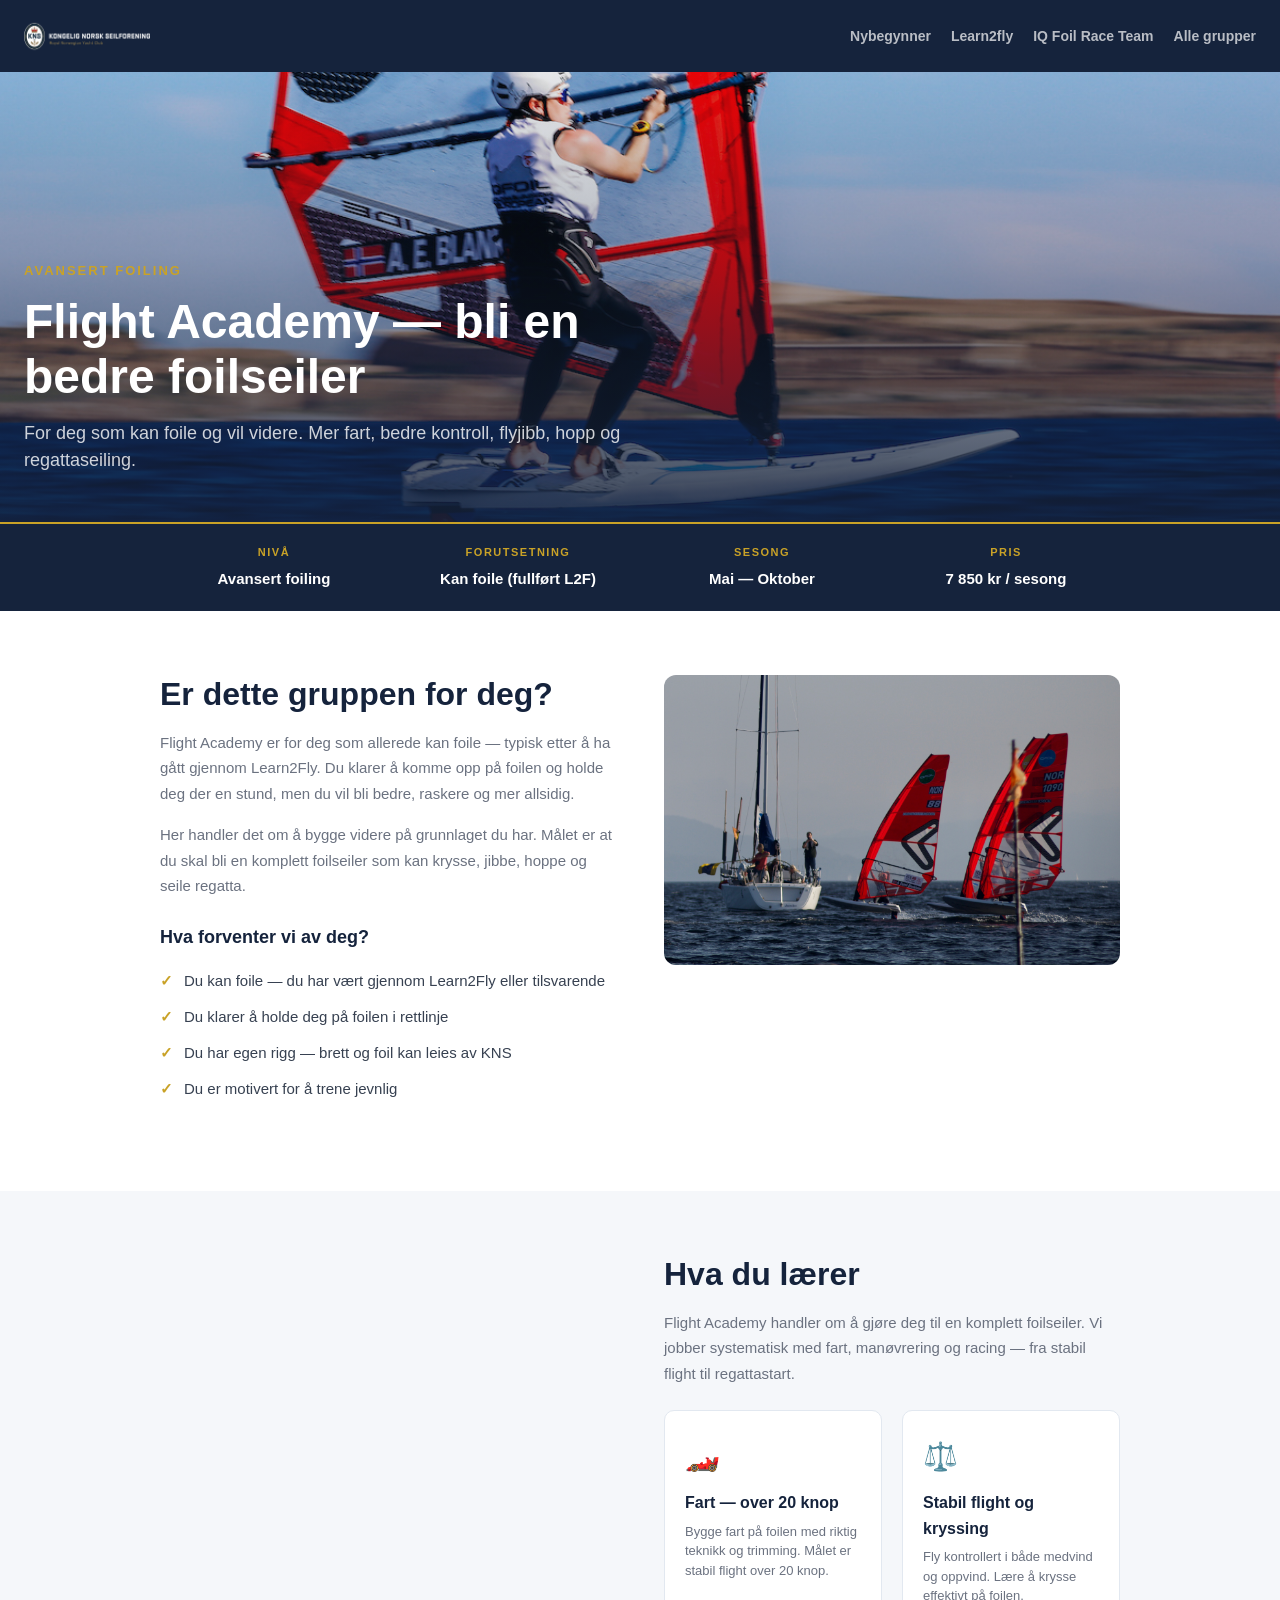
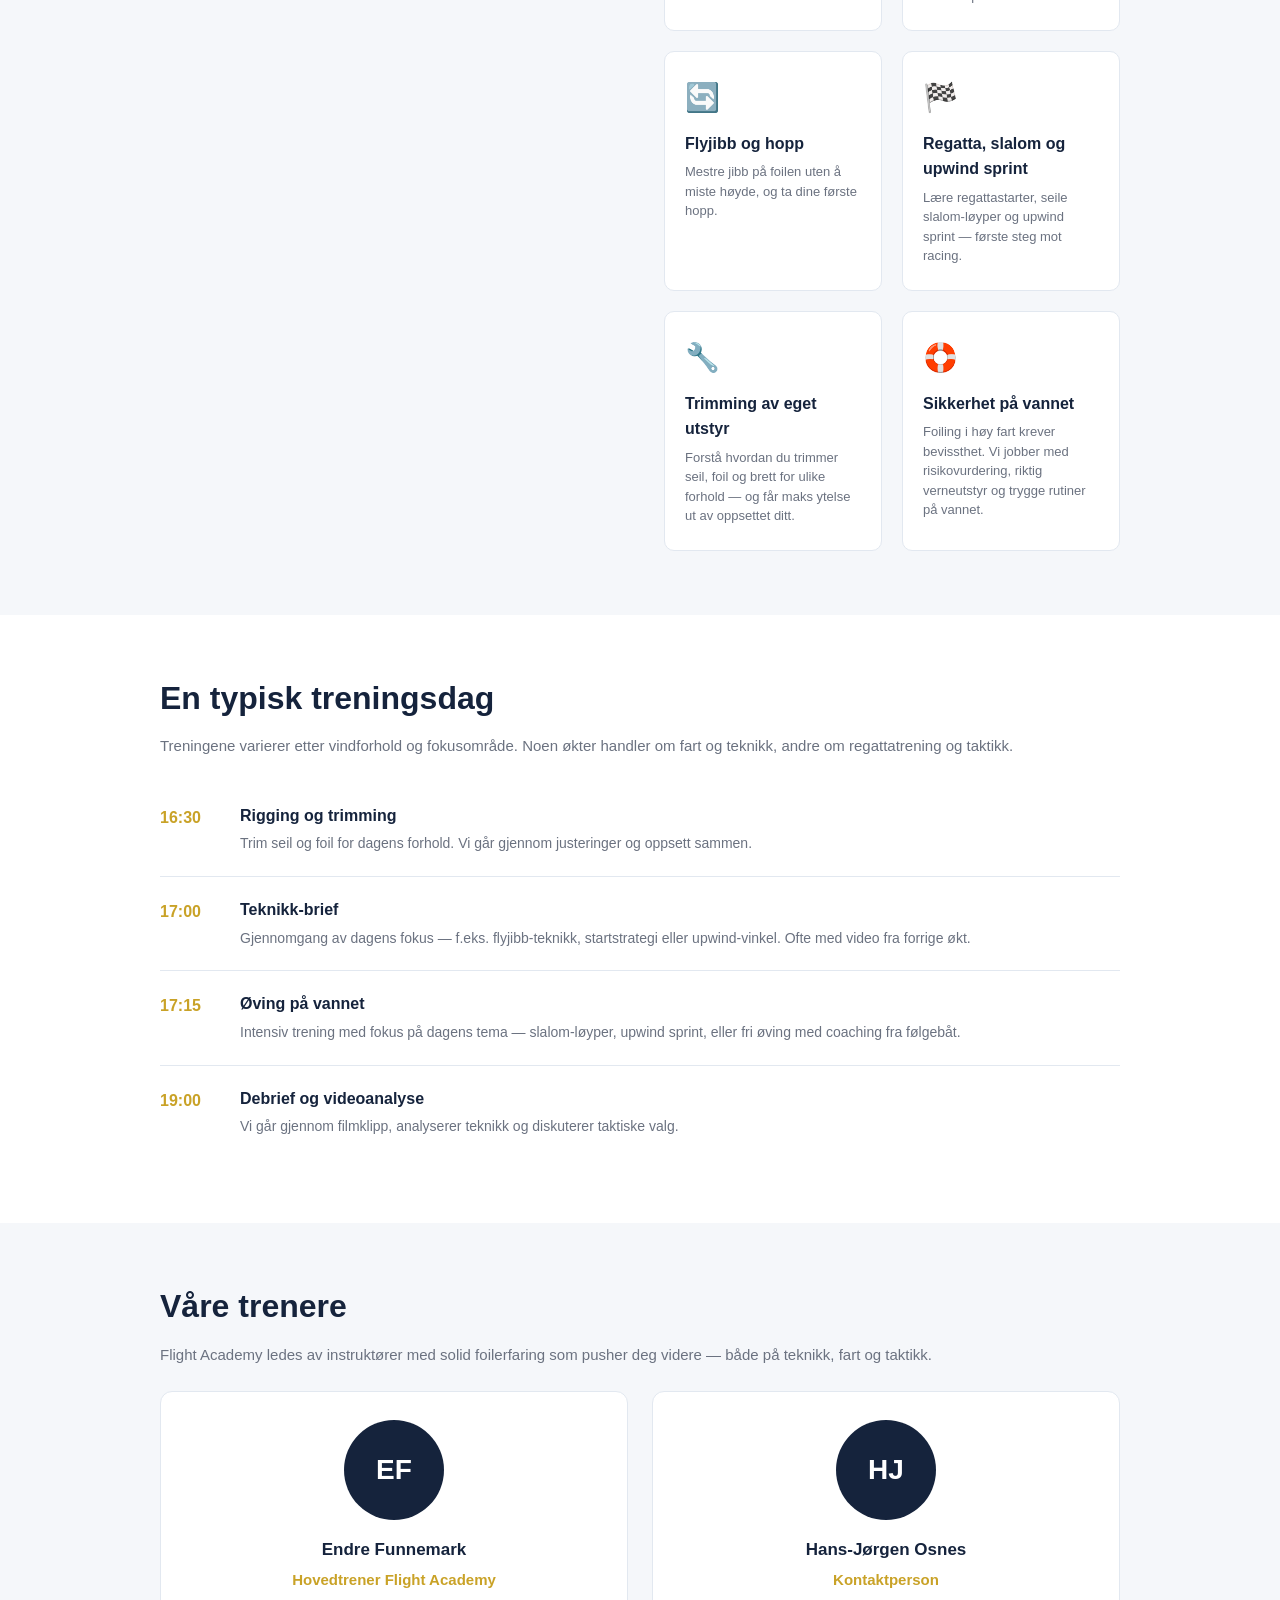
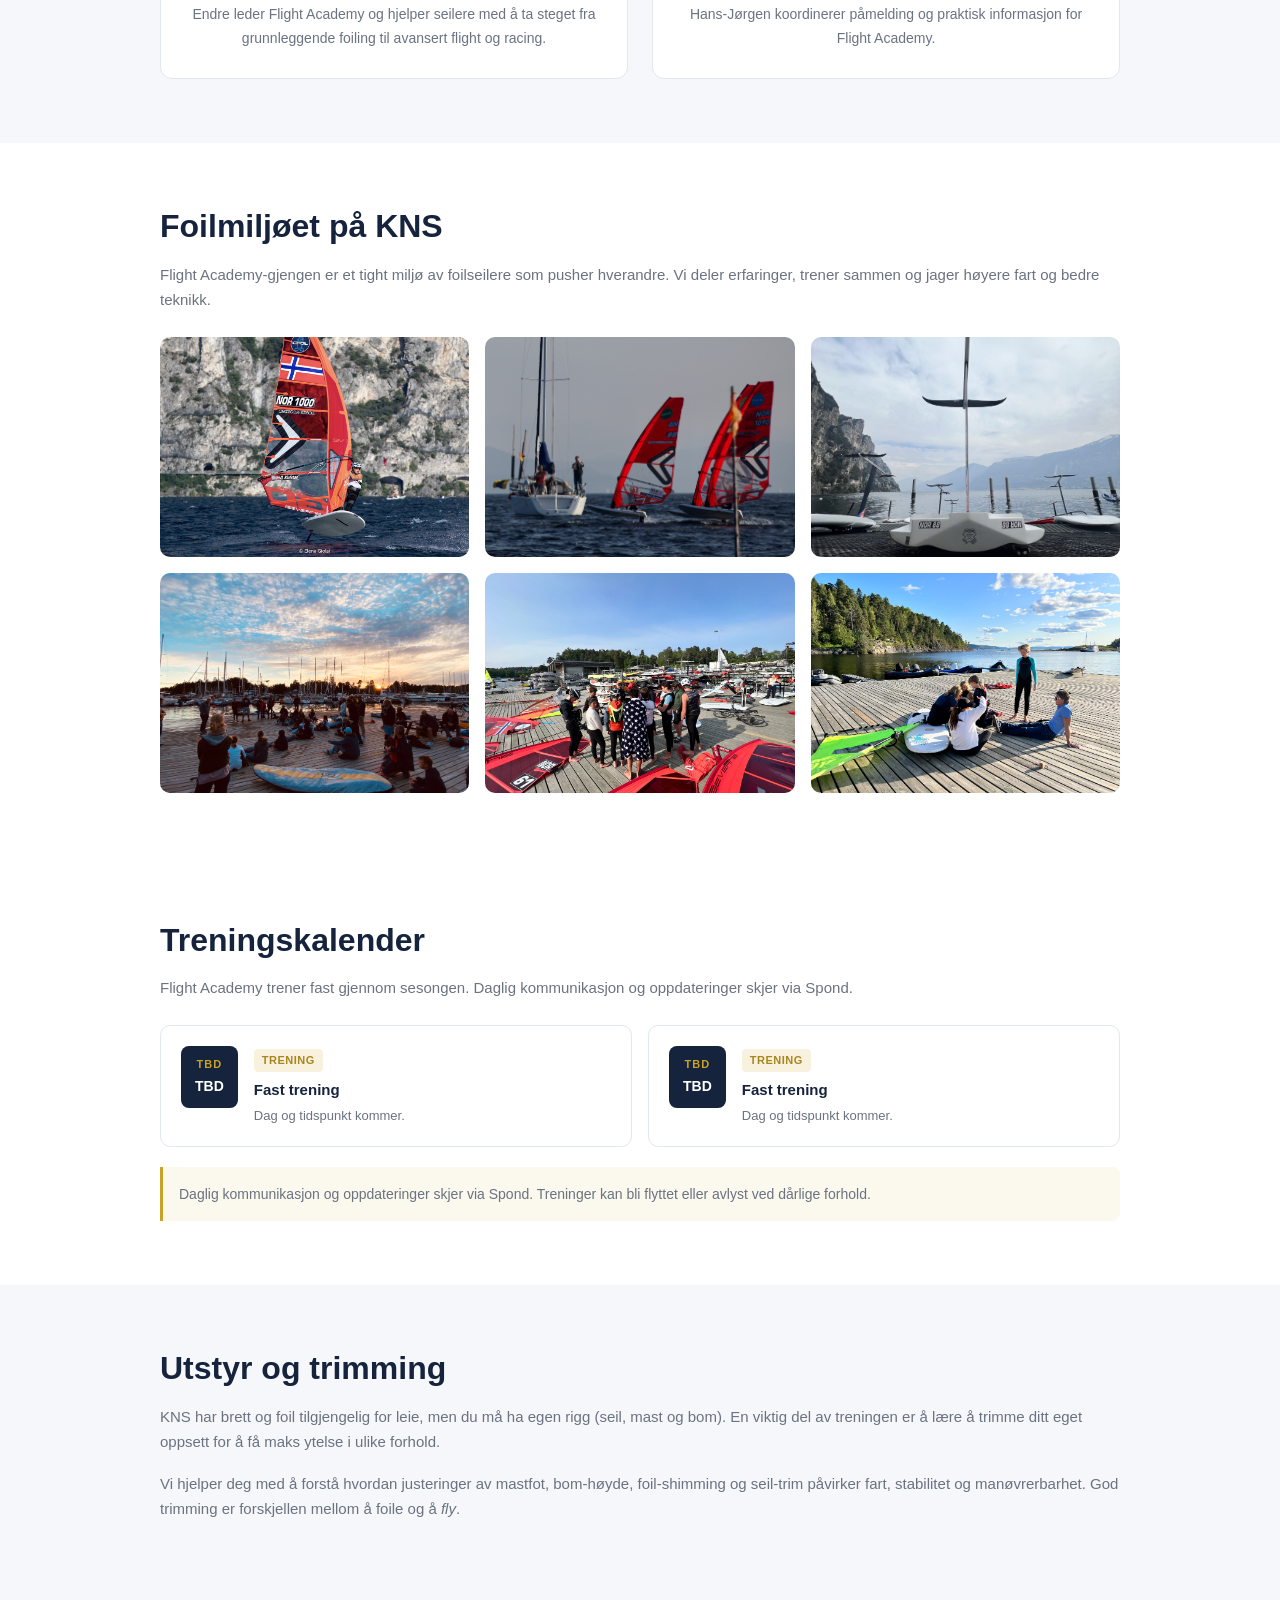
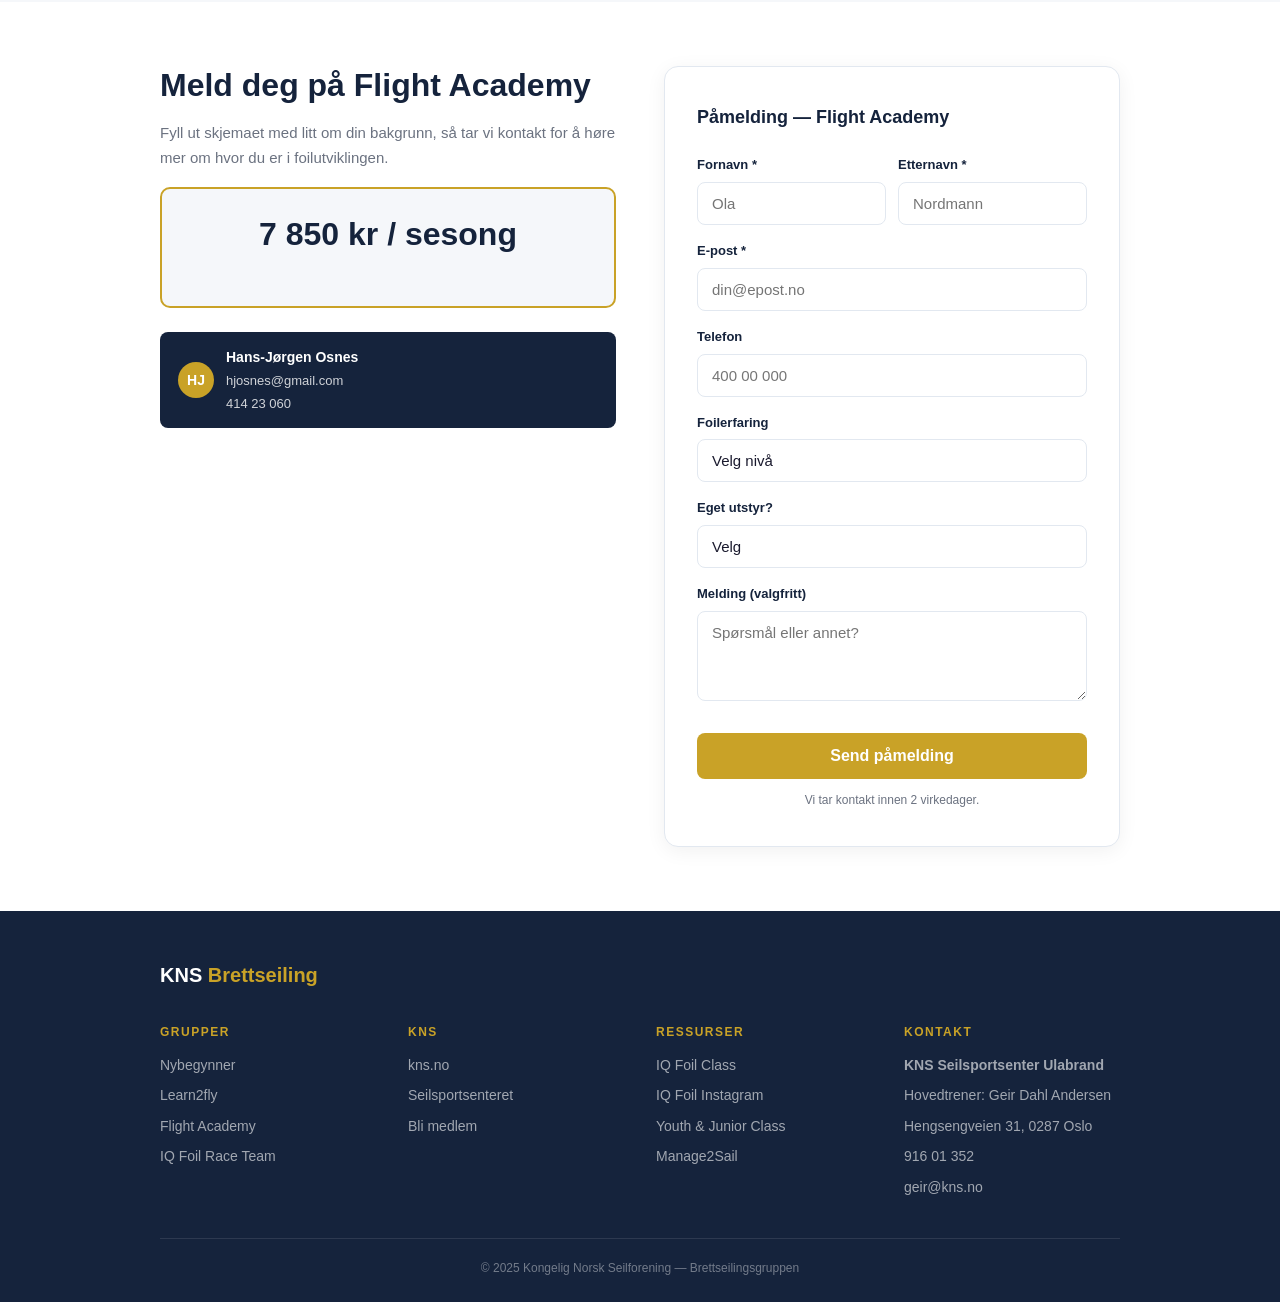
<file: flight-academy.html>
<!DOCTYPE html>
<html lang="no">
<head>
  <meta charset="UTF-8" />
  <meta name="viewport" content="width=device-width, initial-scale=1.0" />
  <title>Flight Academy — Brettseiling på KNS</title>
  <meta name="description" content="Flight Academy — bli en bedre foilseiler hos KNS. Fart over 20 knop, stabil flight, flyjibb, hopp, kryssing og regattaseiling for deg som kan foile." />
  <meta property="og:title" content="Flight Academy — Brettseiling på KNS" />
  <meta property="og:description" content="Bli en bedre foilseiler. Fart over 20 knop, stabil flight, flyjibb, hopp og regattaseiling." />
  <meta property="og:image" content="https://brettseiling-kns.netlify.app/hero-foil.jpg" />
  <meta property="og:url" content="https://brettseiling-kns.netlify.app/flight-academy.html" />
  <meta property="og:type" content="website" />
  <meta name="twitter:card" content="summary_large_image" />
  <link rel="stylesheet" href="style.css" />
</head>
<body>

<nav>
  <a href="index.html" class="logo"><img src="images/kns-logo.png" alt="KNS — Kongelig Norsk Seilforening" class="nav-logo" /></a>
  <div class="nav-links">
    <a href="nybegynner.html">Nybegynner</a>
    <a href="learn2fly.html">Learn2fly</a>
    <a href="iqfoil.html">IQ Foil Race Team</a>
    <a href="index.html#grupper">Alle grupper</a>
  </div>
</nav>

<!-- HERO -->
<section class="page-hero">
  <img src="images/251022_SailingEnergy_IQFoilArzachena__C1_7993.jpg" alt="Foilseiler i full fart over vannet" class="page-hero-img" />
  <div class="page-hero-overlay"></div>
  <div class="page-hero-content">
    <span class="kicker">Avansert foiling</span>
    <h1>Flight Academy — bli en bedre foilseiler</h1>
    <p>For deg som kan foile og vil videre. Mer fart, bedre kontroll, flyjibb, hopp og regattaseiling.</p>
  </div>
</section>

<!-- QUICK INFO BAR -->
<div class="quick-info">
  <div class="quick-info-inner">
    <div class="quick-item">
      <strong>Nivå</strong>
      <span>Avansert foiling</span>
    </div>
    <div class="quick-item">
      <strong>Forutsetning</strong>
      <span>Kan foile (fullført L2F)</span>
    </div>
    <div class="quick-item">
      <strong>Sesong</strong>
      <span>Mai — Oktober</span>
    </div>
    <div class="quick-item">
      <strong>Pris</strong>
      <span>7 850 kr / sesong</span>
    </div>
  </div>
</div>

<!-- KRAV & FORVENTNINGER -->
<section class="content-section">
  <div class="content-inner">
    <div class="content-text">
      <h2>Er dette gruppen for deg?</h2>
      <p>Flight Academy er for deg som allerede kan foile — typisk etter å ha gått gjennom Learn2Fly. Du klarer å komme opp på foilen og holde deg der en stund, men du vil bli bedre, raskere og mer allsidig.</p>
      <p>Her handler det om å bygge videre på grunnlaget du har. Målet er at du skal bli en komplett foilseiler som kan krysse, jibbe, hoppe og seile regatta.</p>
      <h3>Hva forventer vi av deg?</h3>
      <ul>
        <li>Du kan foile — du har vært gjennom Learn2Fly eller tilsvarende</li>
        <li>Du klarer å holde deg på foilen i rettlinje</li>
        <li>Du har egen rigg &mdash; brett og foil kan leies av KNS</li>
        <li>Du er motivert for å trene jevnlig</li>
      </ul>
    </div>
    <div class="content-image">
      <img src="images/DSC_2730.jpeg" alt="Foilseilere trener med følgebåt" />
    </div>
  </div>
</section>

<!-- LÆRINGSMÅL -->
<section class="content-section alt-bg">
  <div class="content-inner reverse">
    <div class="content-text">
      <h2>Hva du l&aelig;rer</h2>
      <p>Flight Academy handler om &aring; gj&oslash;re deg til en komplett foilseiler. Vi jobber systematisk med fart, man&oslash;vrering og racing &mdash; fra stabil flight til regattastart.</p>
      <div class="goals-grid">
        <div class="goal-card">
          <div class="goal-icon">🏎️</div>
          <h4>Fart &mdash; over 20 knop</h4>
          <p>Bygge fart p&aring; foilen med riktig teknikk og trimming. M&aring;let er stabil flight over 20 knop.</p>
        </div>
        <div class="goal-card">
          <div class="goal-icon">⚖️</div>
          <h4>Stabil flight og kryssing</h4>
          <p>Fly kontrollert i b&aring;de medvind og oppvind. L&aelig;re &aring; krysse effektivt p&aring; foilen.</p>
        </div>
        <div class="goal-card">
          <div class="goal-icon">🔄</div>
          <h4>Flyjibb og hopp</h4>
          <p>Mestre jibb p&aring; foilen uten &aring; miste h&oslash;yde, og ta dine f&oslash;rste hopp.</p>
        </div>
        <div class="goal-card">
          <div class="goal-icon">🏁</div>
          <h4>Regatta, slalom og upwind sprint</h4>
          <p>L&aelig;re regattastarter, seile slalom-l&oslash;yper og upwind sprint &mdash; f&oslash;rste steg mot racing.</p>
        </div>
        <div class="goal-card">
          <div class="goal-icon">🔧</div>
          <h4>Trimming av eget utstyr</h4>
          <p>Forst&aring; hvordan du trimmer seil, foil og brett for ulike forhold &mdash; og f&aring;r maks ytelse ut av oppsettet ditt.</p>
        </div>
        <div class="goal-card">
          <div class="goal-icon">🛟</div>
          <h4>Sikkerhet p&aring; vannet</h4>
          <p>Foiling i h&oslash;y fart krever bevissthet. Vi jobber med risikovurdering, riktig verneutstyr og trygge rutiner p&aring; vannet.</p>
        </div>
      </div>
    </div>
  </div>
</section>

<!-- TYPISK TRENINGSDAG -->
<section class="content-section">
  <div class="content-inner">
    <div class="content-text full-width">
      <h2>En typisk treningsdag</h2>
      <p>Treningene varierer etter vindforhold og fokusomr&aring;de. Noen &oslash;kter handler om fart og teknikk, andre om regattatrening og taktikk.</p>
      <div class="timeline">
        <div class="timeline-item">
          <div class="timeline-time">16:30</div>
          <div class="timeline-desc">
            <strong>Rigging og trimming</strong>
            <p>Trim seil og foil for dagens forhold. Vi g&aring;r gjennom justeringer og oppsett sammen.</p>
          </div>
        </div>
        <div class="timeline-item">
          <div class="timeline-time">17:00</div>
          <div class="timeline-desc">
            <strong>Teknikk-brief</strong>
            <p>Gjennomgang av dagens fokus &mdash; f.eks. flyjibb-teknikk, startstrategi eller upwind-vinkel. Ofte med video fra forrige &oslash;kt.</p>
          </div>
        </div>
        <div class="timeline-item">
          <div class="timeline-time">17:15</div>
          <div class="timeline-desc">
            <strong>&Oslash;ving p&aring; vannet</strong>
            <p>Intensiv trening med fokus p&aring; dagens tema &mdash; slalom-l&oslash;yper, upwind sprint, eller fri &oslash;ving med coaching fra f&oslash;lgeb&aring;t.</p>
          </div>
        </div>
        <div class="timeline-item">
          <div class="timeline-time">19:00</div>
          <div class="timeline-desc">
            <strong>Debrief og videoanalyse</strong>
            <p>Vi g&aring;r gjennom filmklipp, analyserer teknikk og diskuterer taktiske valg.</p>
          </div>
        </div>
      </div>
    </div>
  </div>
</section>

<!-- TRENERE -->
<section class="content-section alt-bg">
  <div class="content-inner">
    <div class="content-text full-width">
      <h2>Våre trenere</h2>
      <p>Flight Academy ledes av instrukt&oslash;rer med solid foilerfaring som pusher deg videre &mdash; b&aring;de p&aring; teknikk, fart og taktikk.</p>
      <div class="trainers-grid">
        <div class="trainer-card">
          <div class="trainer-photo placeholder-photo">EF</div>
          <h4>Endre Funnemark</h4>
          <p class="trainer-role">Hovedtrener Flight Academy</p>
          <p>Endre leder Flight Academy og hjelper seilere med &aring; ta steget fra grunnleggende foiling til avansert flight og racing.</p>
        </div>
        <div class="trainer-card">
          <div class="trainer-photo placeholder-photo">HJ</div>
          <h4>Hans-Jørgen Osnes</h4>
          <p class="trainer-role">Kontaktperson</p>
          <p>Hans-Jørgen koordinerer påmelding og praktisk informasjon for Flight Academy.</p>
        </div>
      </div>
    </div>
  </div>
</section>

<!-- MILJØ / GALLERI -->
<section class="content-section">
  <div class="content-inner">
    <div class="content-text full-width">
      <h2>Foilmiljøet på KNS</h2>
      <p>Flight Academy-gjengen er et tight milj&oslash; av foilseilere som pusher hverandre. Vi deler erfaringer, trener sammen og jager h&oslash;yere fart og bedre teknikk.</p>
      <div class="gallery-grid">
        <img src="images/iqfoil/IMG_5865.jpeg" alt="Foilseiler NOR 1000 i fart" class="gallery-img" />
        <img src="images/DSC_2730.jpeg" alt="Foilseilere trener med følgebåt" class="gallery-img" />
        <img src="images/flight-academy-utstyr.jpg" alt="Foil-brett og utstyr på brygga" class="gallery-img" />
      </div>
      <div class="gallery-grid" style="margin-top: 16px;">
        <img src="images/miljo/IMG_0766.jpeg" alt="Sosialt på brygga i solnedgang" class="gallery-img" />
        <img src="images/miljo/IMG_5087.jpeg" alt="Briefing på brygga" class="gallery-img" />
        <img src="images/miljo/IMG_6904.jpeg" alt="Ungdommer på brygga ved fjorden" class="gallery-img" />
      </div>
    </div>
  </div>
</section>

<!-- KALENDER -->
<section class="content-section">
  <div class="content-inner">
    <div class="content-text full-width">
      <h2>Treningskalender</h2>
      <p>Flight Academy trener fast gjennom sesongen. Daglig kommunikasjon og oppdateringer skjer via Spond.</p>
      <div class="schedule-grid">
        <div class="schedule-card">
          <div class="schedule-date">
            <span class="day-name">TBD</span>
            <span class="time">TBD</span>
          </div>
          <div class="schedule-info">
            <span class="schedule-tag trening">Trening</span>
            <h4>Fast trening</h4>
            <p>Dag og tidspunkt kommer.</p>
          </div>
        </div>
        <div class="schedule-card">
          <div class="schedule-date">
            <span class="day-name">TBD</span>
            <span class="time">TBD</span>
          </div>
          <div class="schedule-info">
            <span class="schedule-tag trening">Trening</span>
            <h4>Fast trening</h4>
            <p>Dag og tidspunkt kommer.</p>
          </div>
        </div>
      </div>
      <div class="schedule-note">Daglig kommunikasjon og oppdateringer skjer via Spond. Treninger kan bli flyttet eller avlyst ved d&aring;rlige forhold.</div>
    </div>
  </div>
</section>

<!-- UTSTYR -->
<section class="content-section alt-bg">
  <div class="content-inner">
    <div class="content-text full-width">
      <h2>Utstyr og trimming</h2>
      <p>KNS har brett og foil tilgjengelig for leie, men du m&aring; ha egen rigg (seil, mast og bom). En viktig del av treningen er &aring; l&aelig;re &aring; trimme ditt eget oppsett for &aring; f&aring; maks ytelse i ulike forhold.</p>
      <p>Vi hjelper deg med &aring; forst&aring; hvordan justeringer av mastfot, bom-h&oslash;yde, foil-shimming og seil-trim p&aring;virker fart, stabilitet og man&oslash;vrerbarhet. God trimming er forskjellen mellom &aring; foile og &aring; <em>fly</em>.</p>
    </div>
  </div>
</section>

<!-- PÅMELDING -->
<section class="content-section" id="pamelding">
  <div class="content-inner">
    <div class="content-text">
      <h2>Meld deg på Flight Academy</h2>
      <p>Fyll ut skjemaet med litt om din bakgrunn, s&aring; tar vi kontakt for &aring; h&oslash;re mer om hvor du er i foilutviklingen.</p>
      <div class="price-box">
        <div class="price-main">7 850 kr / sesong</div>
        <div class="price-note">&nbsp;</div>
      </div>
      <div class="contact-chip">
        <div class="avatar">HJ</div>
        <div>
          <div class="name">Hans-Jørgen Osnes</div>
          <a href="mailto:hjosnes@gmail.com">hjosnes@gmail.com</a><br>
          <a href="tel:+4741423060">414 23 060</a>
        </div>
      </div>
    </div>
    <div class="reg-form" id="form-flight">
      <h3>Påmelding — Flight Academy</h3>
      <form name="flight-academy" method="POST" action="/flight-academy.html?success=1#pamelding" data-netlify="true" netlify-honeypot="bot-field">
        <input type="hidden" name="form-name" value="flight-academy" />
        <p style="display:none"><input name="bot-field" /></p>
        <div class="form-row">
          <div class="form-group">
            <label for="fa-fornavn">Fornavn *</label>
            <input type="text" id="fa-fornavn" name="fornavn" required placeholder="Ola" />
          </div>
          <div class="form-group">
            <label for="fa-etternavn">Etternavn *</label>
            <input type="text" id="fa-etternavn" name="etternavn" required placeholder="Nordmann" />
          </div>
        </div>
        <div class="form-group">
          <label for="fa-epost">E-post *</label>
          <input type="email" id="fa-epost" name="epost" required placeholder="din@epost.no" />
        </div>
        <div class="form-group">
          <label for="fa-telefon">Telefon</label>
          <input type="tel" id="fa-telefon" name="telefon" placeholder="400 00 000" />
        </div>
        <div class="form-group">
          <label for="fa-erfaring">Foilerfaring</label>
          <select id="fa-erfaring" name="erfaring">
            <option value="">Velg niv&aring;</option>
            <option>Fullf&oslash;rt Learn2Fly</option>
            <option>Kan foile i rettlinje</option>
            <option>Kan foile og jibbe</option>
            <option>Erfaren foilseiler</option>
          </select>
        </div>
        <div class="form-group">
          <label for="fa-utstyr">Eget utstyr?</label>
          <select id="fa-utstyr" name="eget-utstyr">
            <option value="">Velg</option>
            <option>Ja, eget komplett oppsett</option>
            <option>Egen rigg &mdash; trenger &aring; leie brett/foil</option>
            <option>Trenger hjelp med utstyr</option>
          </select>
        </div>
        <div class="form-group">
          <label for="fa-melding">Melding (valgfritt)</label>
          <textarea id="fa-melding" name="melding" placeholder="Spørsmål eller annet?"></textarea>
        </div>
        <button type="submit" class="btn-submit">Send påmelding</button>
        <p class="form-note">Vi tar kontakt innen 2 virkedager.</p>
      </form>
      <div class="form-success" id="success-flight">
        <div class="checkmark">✅</div>
        <h3>Takk for påmeldingen!</h3>
        <p>Hans-Jørgen tar kontakt med deg snart.</p>
      </div>
    </div>
  </div>
</section>

<footer>
  <div class="footer-inner">
    <div class="footer-brand">KNS <span>Brettseiling</span></div>
    <div class="footer-links">
      <div class="footer-col">
        <h4>Grupper</h4>
        <a href="nybegynner.html">Nybegynner</a>
        <a href="learn2fly.html">Learn2fly</a>
        <a href="flight-academy.html">Flight Academy</a>
        <a href="iqfoil.html">IQ Foil Race Team</a>
      </div>
      <div class="footer-col">
        <h4>KNS</h4>
        <a href="https://www.kns.no" target="_blank">kns.no</a>
        <a href="https://www.kns.no/seilsport" target="_blank">Seilsportsenteret</a>
        <a href="https://www.kns.no/medlemskap" target="_blank">Bli medlem</a>
      </div>
      <div class="footer-col">
        <h4>Ressurser</h4>
        <a href="https://www.iqfoilclassofficial.org/" target="_blank">IQ Foil Class</a>
        <a href="https://www.instagram.com/iqfoilclass/" target="_blank">IQ Foil Instagram</a>
        <a href="https://www.iqfoilyouthjuniorclass.org/" target="_blank">Youth & Junior Class</a>
        <a href="https://manage2sail.com/no" target="_blank">Manage2Sail</a>
      </div>
      <div class="footer-col">
        <h4>Kontakt</h4>
        <p><strong>KNS Seilsportsenter Ulabrand</strong></p>
        <p>Hovedtrener: Geir Dahl Andersen</p>
        <p>Hengsengveien 31, 0287 Oslo</p>
        <a href="tel:91601352">916 01 352</a>
        <a href="mailto:geir@kns.no">geir@kns.no</a>
      </div>
    </div>
    <div class="footer-bottom">
      <p>&copy; 2025 Kongelig Norsk Seilforening — Brettseilingsgruppen</p>
    </div>
  </div>
</footer>

<script>
  const params = new URLSearchParams(window.location.search);
  if (params.has('success')) {
    const formWrap = document.getElementById('form-flight');
    const successEl = document.getElementById('success-flight');
    if (formWrap) formWrap.querySelector('form').style.display = 'none';
    if (successEl) successEl.style.display = 'block';
  }
  document.querySelectorAll('[data-netlify="true"]').forEach(form => {
    form.addEventListener('submit', function() {
      form.setAttribute('action', '/flight-academy.html?success=1#pamelding');
    });
  });
</script>

</body>
</html>
</file>
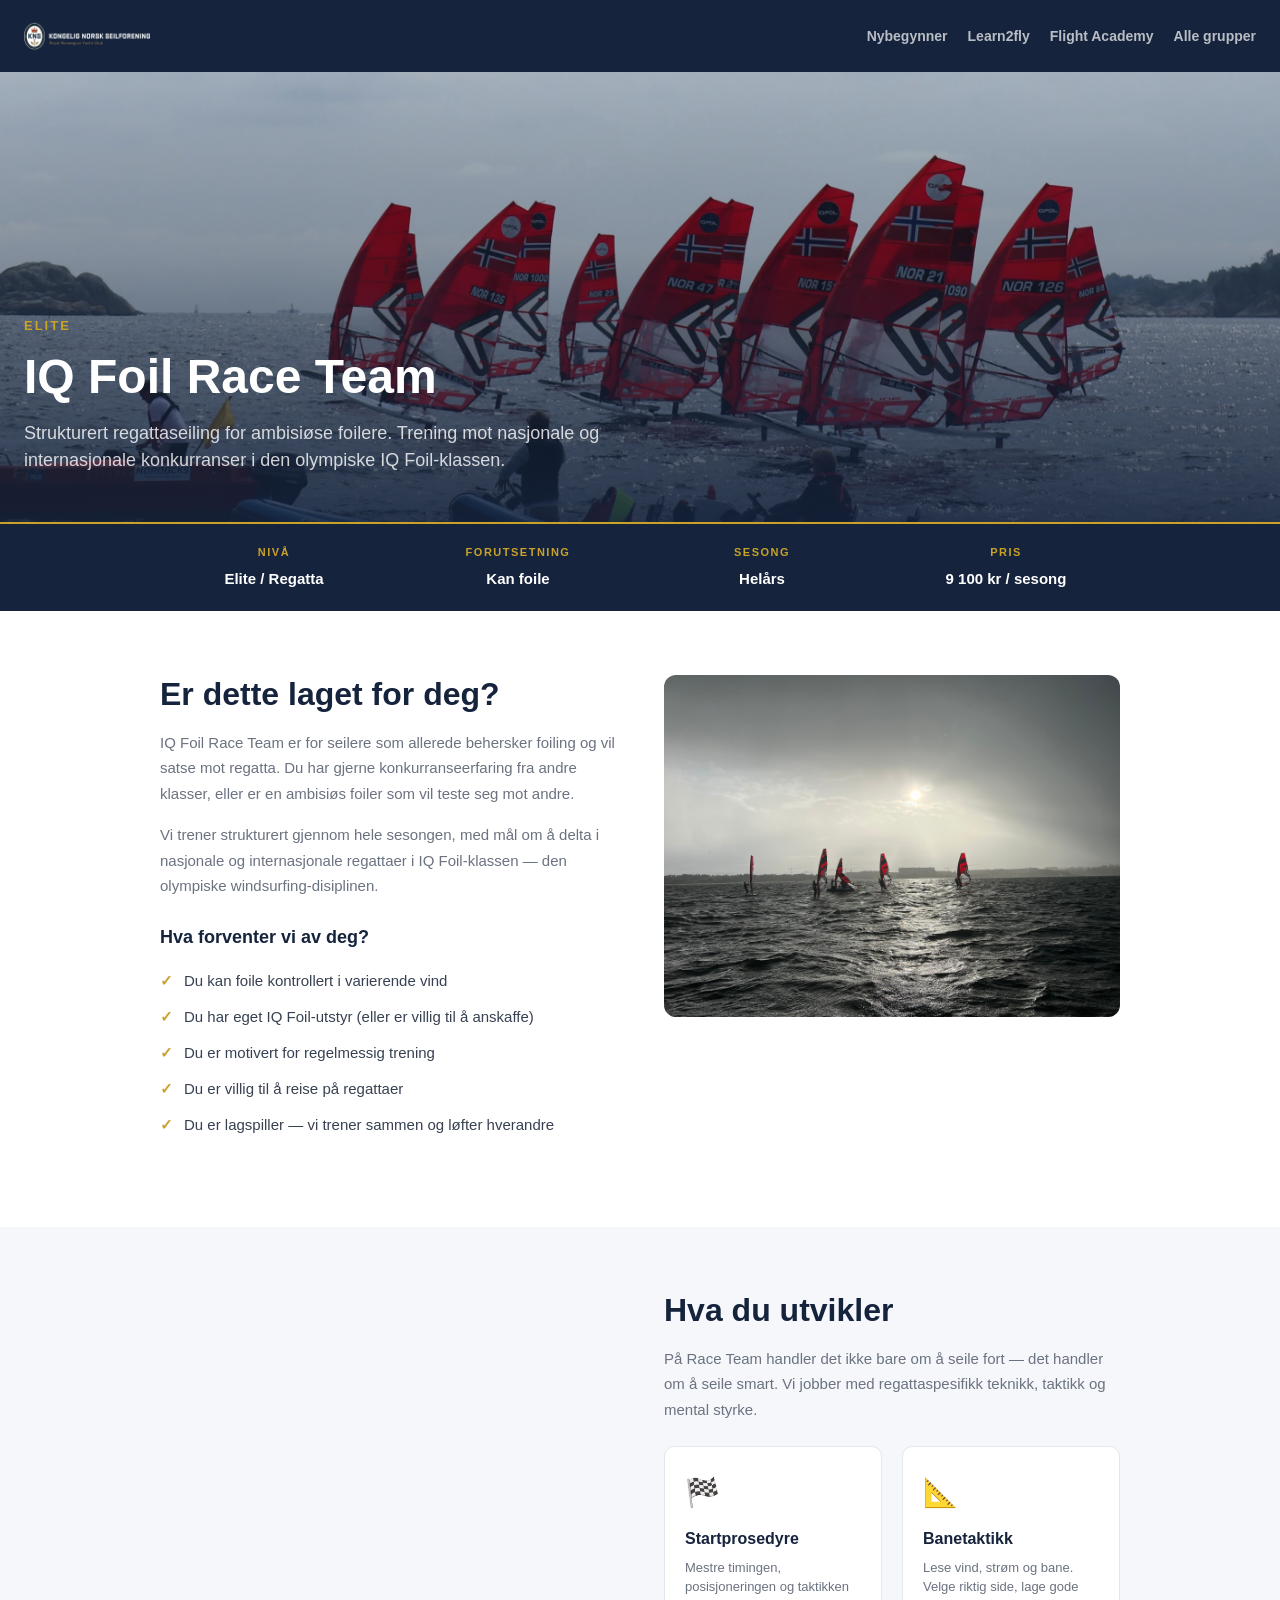
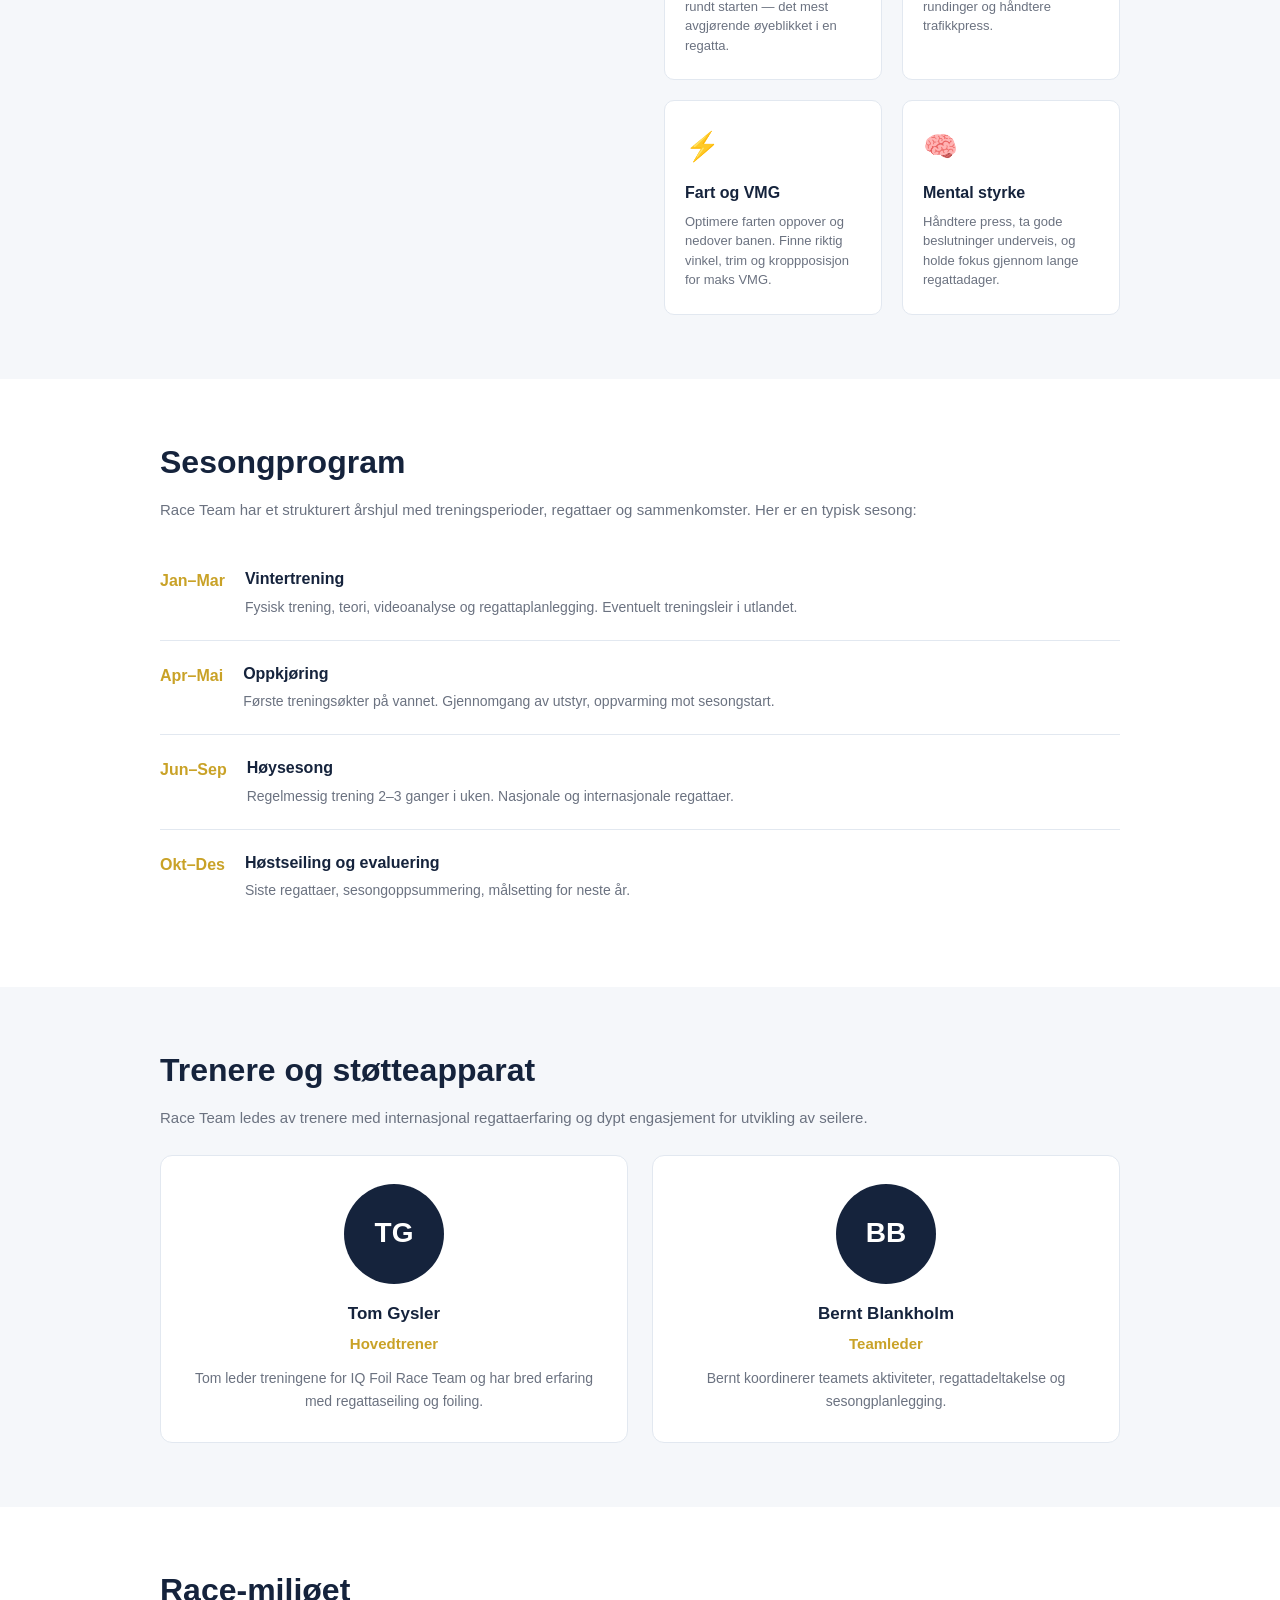
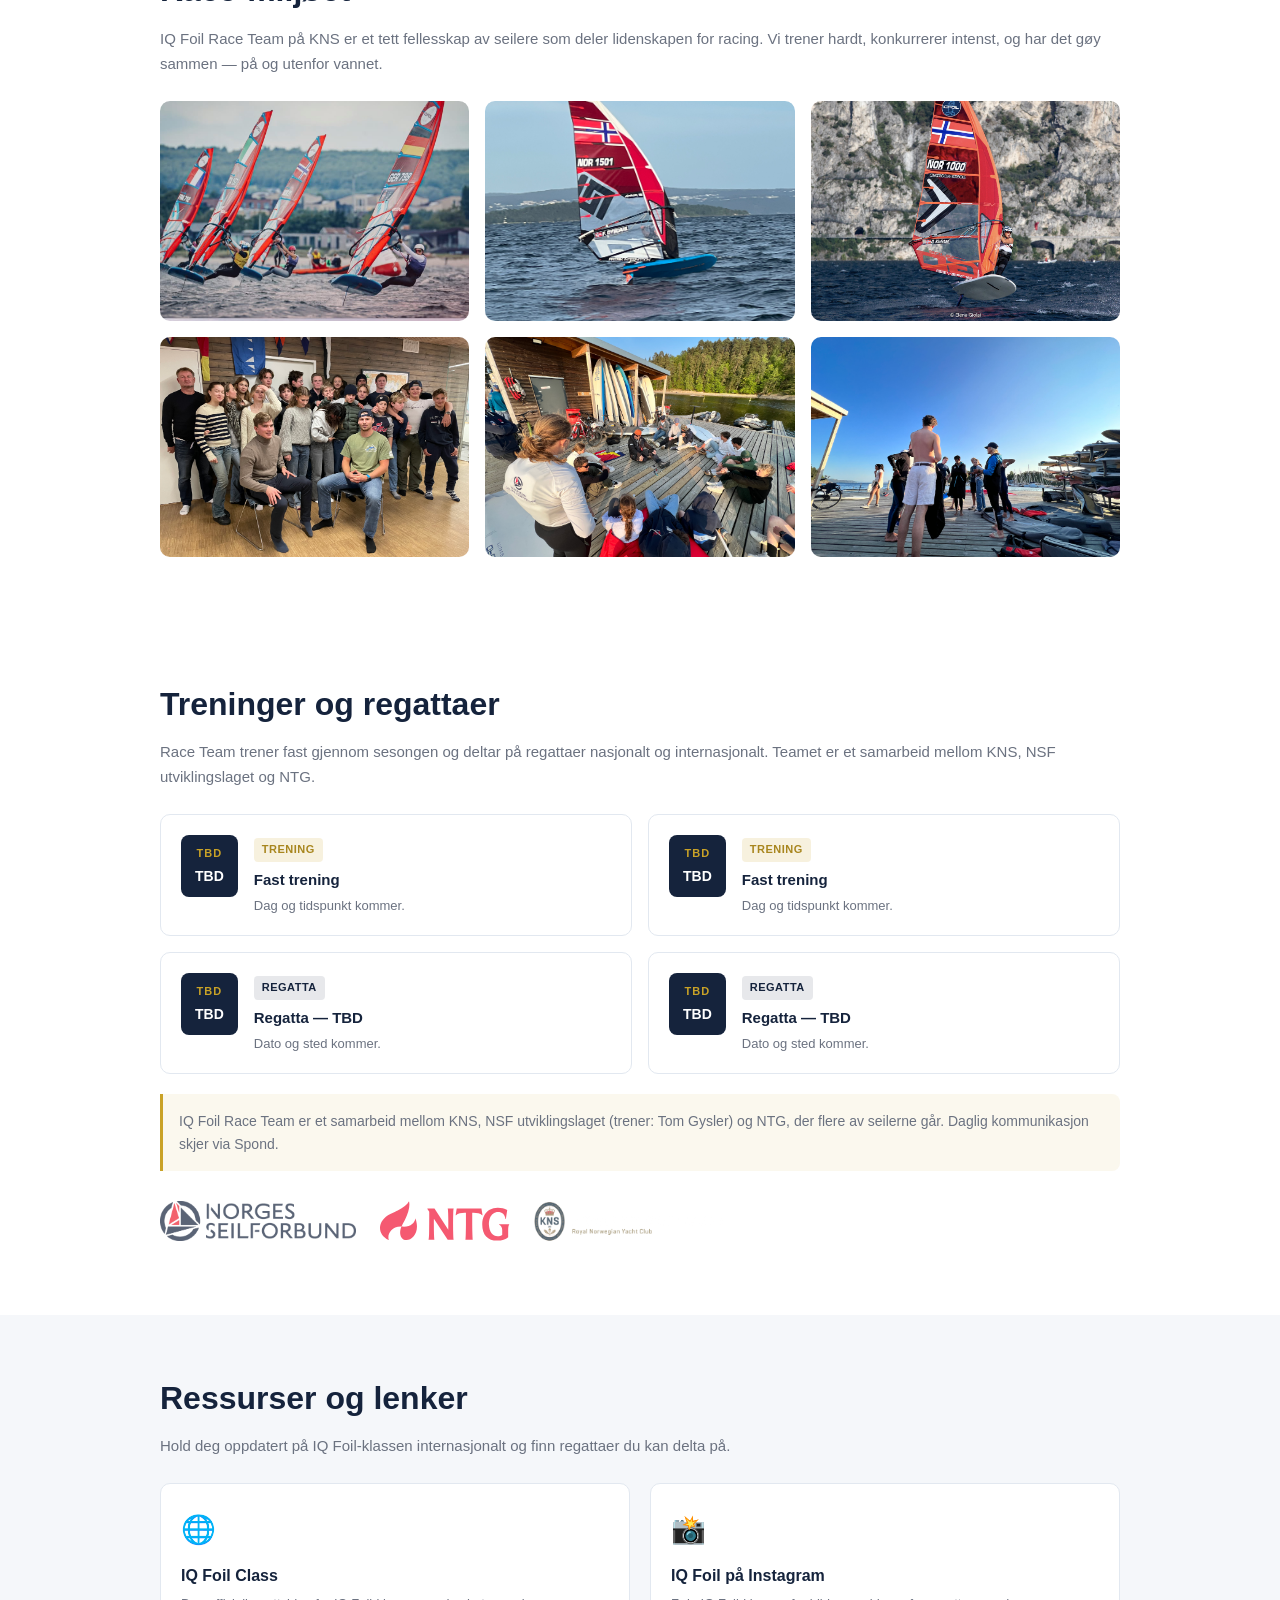
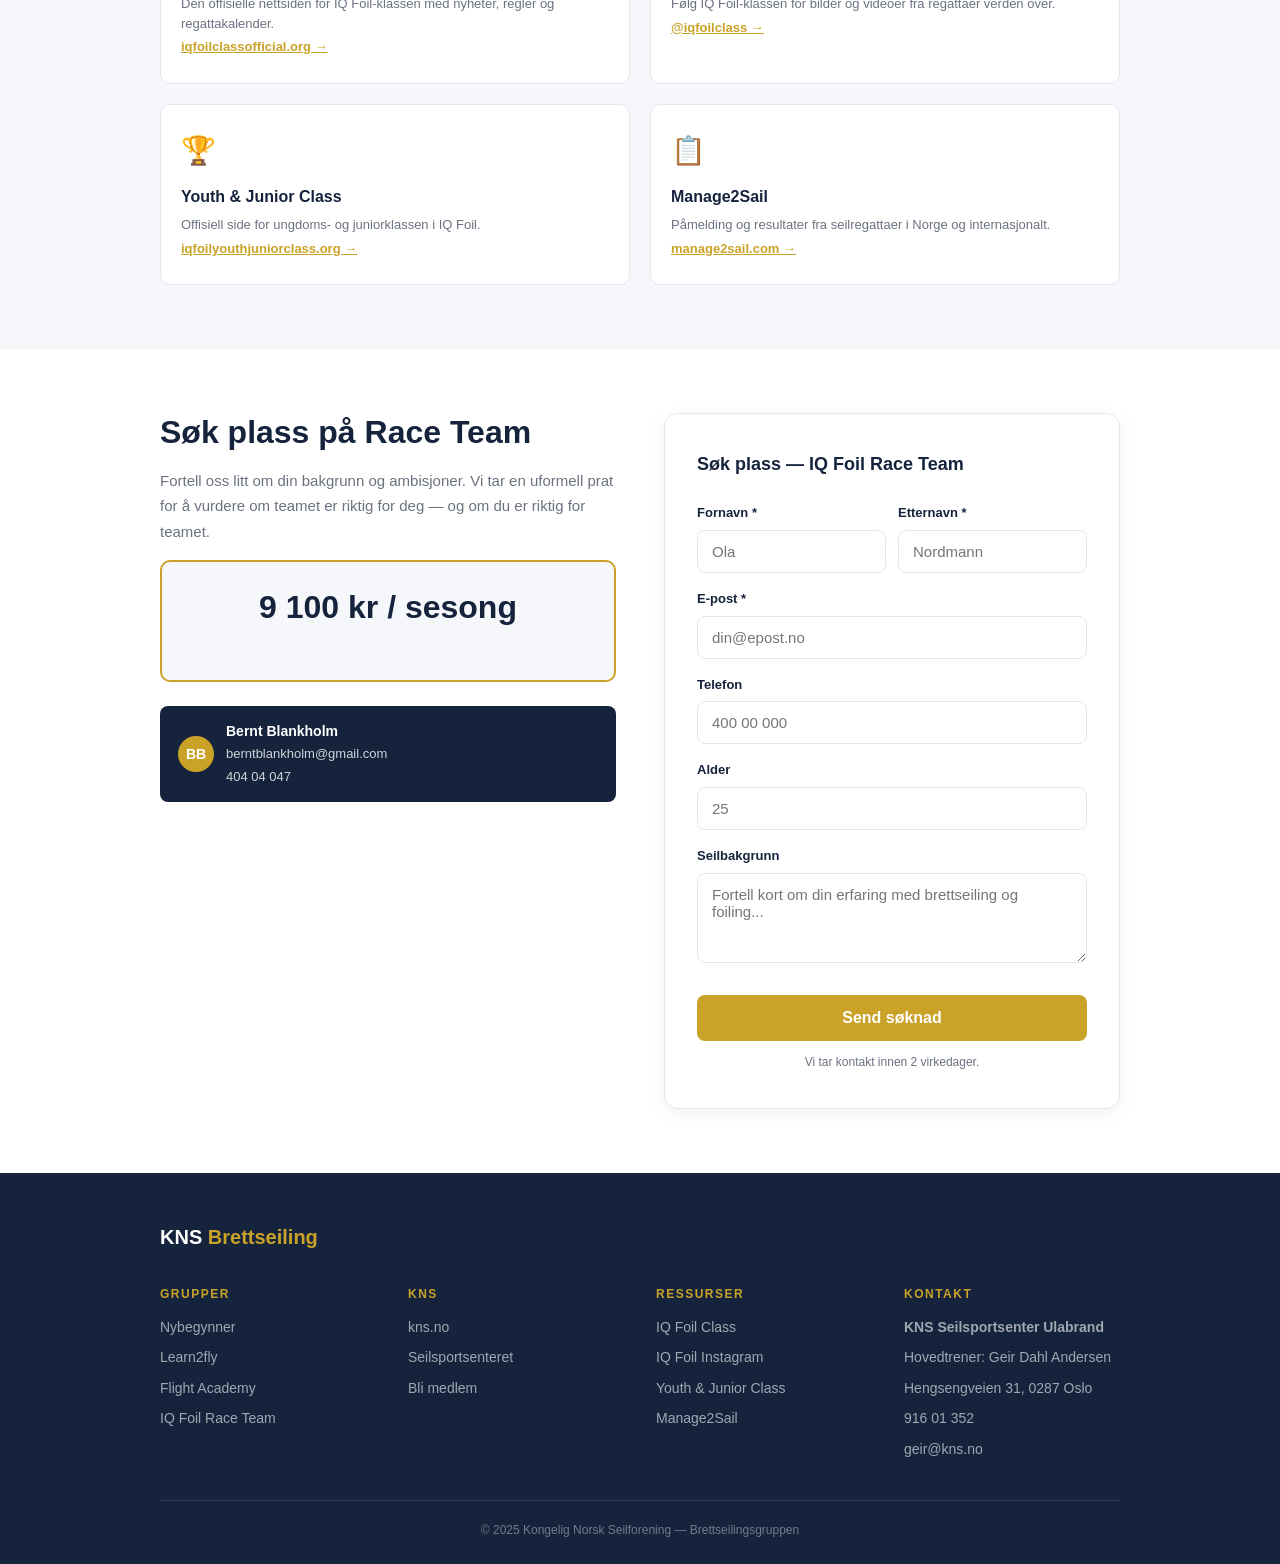
<file: iqfoil.html>
<!DOCTYPE html>
<html lang="no">
<head>
  <meta charset="UTF-8" />
  <meta name="viewport" content="width=device-width, initial-scale=1.0" />
  <title>IQ Foil Race Team — Brettseiling på KNS</title>
  <meta name="description" content="IQ Foil Race Team på KNS. Strukturert regattaseiling for ambisiøse foilere. Trening og konkurranser på nasjonalt og internasjonalt nivå." />
  <meta property="og:title" content="IQ Foil Race Team — Brettseiling på KNS" />
  <meta property="og:description" content="Strukturert regattaseiling for ambisiøse foilere. Trening og konkurranser på nasjonalt og internasjonalt nivå." />
  <meta property="og:image" content="https://brettseiling-kns.netlify.app/hero-foil.jpg" />
  <meta property="og:url" content="https://brettseiling-kns.netlify.app/iqfoil.html" />
  <meta property="og:type" content="website" />
  <meta name="twitter:card" content="summary_large_image" />
  <link rel="stylesheet" href="style.css" />
</head>
<body>

<nav>
  <a href="index.html" class="logo"><img src="images/kns-logo.png" alt="KNS — Kongelig Norsk Seilforening" class="nav-logo" /></a>
  <div class="nav-links">
    <a href="nybegynner.html">Nybegynner</a>
    <a href="learn2fly.html">Learn2fly</a>
    <a href="flight-academy.html">Flight Academy</a>
    <a href="index.html#grupper">Alle grupper</a>
  </div>
</nav>

<!-- HERO -->
<section class="page-hero">
  <img src="images/iqfoil/IMG_0136.PNG" alt="Regattastart med foilseilere" class="page-hero-img" />
  <div class="page-hero-overlay"></div>
  <div class="page-hero-content">
    <span class="kicker">Elite</span>
    <h1>IQ Foil Race Team</h1>
    <p>Strukturert regattaseiling for ambisiøse foilere. Trening mot nasjonale og internasjonale konkurranser i den olympiske IQ Foil-klassen.</p>
  </div>
</section>

<!-- QUICK INFO BAR -->
<div class="quick-info">
  <div class="quick-info-inner">
    <div class="quick-item">
      <strong>Nivå</strong>
      <span>Elite / Regatta</span>
    </div>
    <div class="quick-item">
      <strong>Forutsetning</strong>
      <span>Kan foile</span>
    </div>
    <div class="quick-item">
      <strong>Sesong</strong>
      <span>Helårs</span>
    </div>
    <div class="quick-item">
      <strong>Pris</strong>
      <span>9 100 kr / sesong</span>
    </div>
  </div>
</div>

<!-- KRAV & FORVENTNINGER -->
<section class="content-section">
  <div class="content-inner">
    <div class="content-text">
      <h2>Er dette laget for deg?</h2>
      <p>IQ Foil Race Team er for seilere som allerede behersker foiling og vil satse mot regatta. Du har gjerne konkurranseerfaring fra andre klasser, eller er en ambisiøs foiler som vil teste seg mot andre.</p>
      <p>Vi trener strukturert gjennom hele sesongen, med mål om å delta i nasjonale og internasjonale regattaer i IQ Foil-klassen — den olympiske windsurfing-disiplinen.</p>
      <h3>Hva forventer vi av deg?</h3>
      <ul>
        <li>Du kan foile kontrollert i varierende vind</li>
        <li>Du har eget IQ Foil-utstyr (eller er villig til å anskaffe)</li>
        <li>Du er motivert for regelmessig trening</li>
        <li>Du er villig til å reise på regattaer</li>
        <li>Du er lagspiller — vi trener sammen og løfter hverandre</li>
      </ul>
    </div>
    <div class="content-image">
      <img src="images/iqfoil/IMG_2704.jpeg" alt="IQ Foil-regatta" />
    </div>
  </div>
</section>

<!-- LÆRINGSMÅL -->
<section class="content-section alt-bg">
  <div class="content-inner reverse">
    <div class="content-text">
      <h2>Hva du utvikler</h2>
      <p>På Race Team handler det ikke bare om å seile fort — det handler om å seile smart. Vi jobber med regattaspesifikk teknikk, taktikk og mental styrke.</p>
      <div class="goals-grid">
        <div class="goal-card">
          <div class="goal-icon">🏁</div>
          <h4>Startprosedyre</h4>
          <p>Mestre timingen, posisjoneringen og taktikken rundt starten — det mest avgjørende øyeblikket i en regatta.</p>
        </div>
        <div class="goal-card">
          <div class="goal-icon">📐</div>
          <h4>Banetaktikk</h4>
          <p>Lese vind, strøm og bane. Velge riktig side, lage gode rundinger og håndtere trafikkpress.</p>
        </div>
        <div class="goal-card">
          <div class="goal-icon">⚡</div>
          <h4>Fart og VMG</h4>
          <p>Optimere farten oppover og nedover banen. Finne riktig vinkel, trim og kroppposisjon for maks VMG.</p>
        </div>
        <div class="goal-card">
          <div class="goal-icon">🧠</div>
          <h4>Mental styrke</h4>
          <p>Håndtere press, ta gode beslutninger underveis, og holde fokus gjennom lange regattadager.</p>
        </div>
      </div>
    </div>
  </div>
</section>

<!-- SESONGPROGRAM -->
<section class="content-section">
  <div class="content-inner">
    <div class="content-text full-width">
      <h2>Sesongprogram</h2>
      <p>Race Team har et strukturert årshjul med treningsperioder, regattaer og sammenkomster. Her er en typisk sesong:</p>
      <div class="timeline">
        <div class="timeline-item">
          <div class="timeline-time">Jan–Mar</div>
          <div class="timeline-desc">
            <strong>Vintertrening</strong>
            <p>Fysisk trening, teori, videoanalyse og regattaplanlegging. Eventuelt treningsleir i utlandet.</p>
          </div>
        </div>
        <div class="timeline-item">
          <div class="timeline-time">Apr–Mai</div>
          <div class="timeline-desc">
            <strong>Oppkjøring</strong>
            <p>Første treningsøkter på vannet. Gjennomgang av utstyr, oppvarming mot sesongstart.</p>
          </div>
        </div>
        <div class="timeline-item">
          <div class="timeline-time">Jun–Sep</div>
          <div class="timeline-desc">
            <strong>Høysesong</strong>
            <p>Regelmessig trening 2–3 ganger i uken. Nasjonale og internasjonale regattaer.</p>
          </div>
        </div>
        <div class="timeline-item">
          <div class="timeline-time">Okt–Des</div>
          <div class="timeline-desc">
            <strong>Høstseiling og evaluering</strong>
            <p>Siste regattaer, sesongoppsummering, målsetting for neste år.</p>
          </div>
        </div>
      </div>
    </div>
  </div>
</section>

<!-- TRENERE -->
<section class="content-section alt-bg">
  <div class="content-inner">
    <div class="content-text full-width">
      <h2>Trenere og støtteapparat</h2>
      <p>Race Team ledes av trenere med internasjonal regattaerfaring og dypt engasjement for utvikling av seilere.</p>
      <div class="trainers-grid">
        <div class="trainer-card">
          <div class="trainer-photo placeholder-photo">TG</div>
          <h4>Tom Gysler</h4>
          <p class="trainer-role">Hovedtrener</p>
          <p>Tom leder treningene for IQ Foil Race Team og har bred erfaring med regattaseiling og foiling.</p>
        </div>
        <div class="trainer-card">
          <div class="trainer-photo placeholder-photo">BB</div>
          <h4>Bernt Blankholm</h4>
          <p class="trainer-role">Teamleder</p>
          <p>Bernt koordinerer teamets aktiviteter, regattadeltakelse og sesongplanlegging.</p>
        </div>
      </div>
    </div>
  </div>
</section>

<!-- MILJØ / GALLERI -->
<section class="content-section">
  <div class="content-inner">
    <div class="content-text full-width">
      <h2>Race-miljøet</h2>
      <p>IQ Foil Race Team på KNS er et tett fellesskap av seilere som deler lidenskapen for racing. Vi trener hardt, konkurrerer intenst, og har det gøy sammen — på og utenfor vannet.</p>
      <div class="gallery-grid">
        <img src="images/iqfoil/IMG_3405.jpeg" alt="IQ Foil-regatta" class="gallery-img" />
        <img src="images/iqfoil/IMG_3701.jpeg" alt="IQ Foil i aksjon" class="gallery-img" />
        <img src="images/iqfoil/IMG_5865.jpeg" alt="Team-bilde" class="gallery-img" />
      </div>
      <div class="gallery-grid" style="margin-top: 16px;">
        <img src="images/miljo/IMG_1795.jpeg" alt="Gruppebilde av gjengen" class="gallery-img" />
        <img src="images/miljo/IMG_5088.jpeg" alt="Gruppe chiller på brygga" class="gallery-img" />
        <img src="images/miljo/IMG_5297.jpeg" alt="Sosialt på brygga i sola" class="gallery-img" />
      </div>
    </div>
  </div>
</section>

<!-- KALENDER -->
<section class="content-section">
  <div class="content-inner">
    <div class="content-text full-width">
      <h2>Treninger og regattaer</h2>
      <p>Race Team trener fast gjennom sesongen og deltar p&aring; regattaer nasjonalt og internasjonalt. Teamet er et samarbeid mellom KNS, NSF utviklingslaget og NTG.</p>
      <div class="schedule-grid">
        <div class="schedule-card">
          <div class="schedule-date">
            <span class="day-name">TBD</span>
            <span class="time">TBD</span>
          </div>
          <div class="schedule-info">
            <span class="schedule-tag trening">Trening</span>
            <h4>Fast trening</h4>
            <p>Dag og tidspunkt kommer.</p>
          </div>
        </div>
        <div class="schedule-card">
          <div class="schedule-date">
            <span class="day-name">TBD</span>
            <span class="time">TBD</span>
          </div>
          <div class="schedule-info">
            <span class="schedule-tag trening">Trening</span>
            <h4>Fast trening</h4>
            <p>Dag og tidspunkt kommer.</p>
          </div>
        </div>
        <div class="schedule-card">
          <div class="schedule-date">
            <span class="day-name">TBD</span>
            <span class="time">TBD</span>
          </div>
          <div class="schedule-info">
            <span class="schedule-tag regatta">Regatta</span>
            <h4>Regatta &mdash; TBD</h4>
            <p>Dato og sted kommer.</p>
          </div>
        </div>
        <div class="schedule-card">
          <div class="schedule-date">
            <span class="day-name">TBD</span>
            <span class="time">TBD</span>
          </div>
          <div class="schedule-info">
            <span class="schedule-tag regatta">Regatta</span>
            <h4>Regatta &mdash; TBD</h4>
            <p>Dato og sted kommer.</p>
          </div>
        </div>
      </div>
      <div class="schedule-note">IQ Foil Race Team er et samarbeid mellom KNS, NSF utviklingslaget (trener: Tom Gysler) og NTG, der flere av seilerne g&aring;r. Daglig kommunikasjon skjer via Spond.</div>
      <div class="partner-logos">
        <img src="images/logoer/nsf-logo-dark.png" alt="Norges Seilforbund" />
        <img src="images/logoer/ntg-logo.svg" alt="NTG &mdash; Norges Toppidrettsgymnas" />
        <img src="images/kns-logo.png" alt="KNS" />
      </div>
    </div>
  </div>
</section>

<!-- RESSURSER -->
<section class="content-section alt-bg">
  <div class="content-inner">
    <div class="content-text full-width">
      <h2>Ressurser og lenker</h2>
      <p>Hold deg oppdatert på IQ Foil-klassen internasjonalt og finn regattaer du kan delta på.</p>
      <div class="goals-grid">
        <div class="goal-card">
          <div class="goal-icon">🌐</div>
          <h4>IQ Foil Class</h4>
          <p>Den offisielle nettsiden for IQ Foil-klassen med nyheter, regler og regattakalender.</p>
          <a href="https://www.iqfoilclassofficial.org/" target="_blank" style="color:var(--green);font-weight:600;font-size:13px;">iqfoilclassofficial.org →</a>
        </div>
        <div class="goal-card">
          <div class="goal-icon">📸</div>
          <h4>IQ Foil på Instagram</h4>
          <p>Følg IQ Foil-klassen for bilder og videoer fra regattaer verden over.</p>
          <a href="https://www.instagram.com/iqfoilclass/" target="_blank" style="color:var(--green);font-weight:600;font-size:13px;">@iqfoilclass →</a>
        </div>
        <div class="goal-card">
          <div class="goal-icon">🏆</div>
          <h4>Youth & Junior Class</h4>
          <p>Offisiell side for ungdoms- og juniorklassen i IQ Foil.</p>
          <a href="https://www.iqfoilyouthjuniorclass.org/" target="_blank" style="color:var(--green);font-weight:600;font-size:13px;">iqfoilyouthjuniorclass.org →</a>
        </div>
        <div class="goal-card">
          <div class="goal-icon">📋</div>
          <h4>Manage2Sail</h4>
          <p>Påmelding og resultater fra seilregattaer i Norge og internasjonalt.</p>
          <a href="https://manage2sail.com/no" target="_blank" style="color:var(--green);font-weight:600;font-size:13px;">manage2sail.com →</a>
        </div>
      </div>
    </div>
  </div>
</section>

<!-- PÅMELDING -->
<section class="content-section" id="pamelding">
  <div class="content-inner">
    <div class="content-text">
      <h2>Søk plass på Race Team</h2>
      <p>Fortell oss litt om din bakgrunn og ambisjoner. Vi tar en uformell prat for å vurdere om teamet er riktig for deg — og om du er riktig for teamet.</p>
      <div class="price-box">
        <div class="price-main">9 100 kr / sesong</div>
        <div class="price-note">&nbsp;</div>
      </div>
      <div class="contact-chip">
        <div class="avatar">BB</div>
        <div>
          <div class="name">Bernt Blankholm</div>
          <a href="mailto:berntblankholm@gmail.com">berntblankholm@gmail.com</a><br>
          <a href="tel:+4740404047">404 04 047</a>
        </div>
      </div>
    </div>
    <div class="reg-form" id="form-iqfoil">
      <h3>Søk plass — IQ Foil Race Team</h3>
      <form name="iqfoil-race" method="POST" action="/iqfoil.html?success=1#pamelding" data-netlify="true" netlify-honeypot="bot-field">
        <input type="hidden" name="form-name" value="iqfoil-race" />
        <p style="display:none"><input name="bot-field" /></p>
        <div class="form-row">
          <div class="form-group">
            <label for="iq-fornavn">Fornavn *</label>
            <input type="text" id="iq-fornavn" name="fornavn" required placeholder="Ola" />
          </div>
          <div class="form-group">
            <label for="iq-etternavn">Etternavn *</label>
            <input type="text" id="iq-etternavn" name="etternavn" required placeholder="Nordmann" />
          </div>
        </div>
        <div class="form-group">
          <label for="iq-epost">E-post *</label>
          <input type="email" id="iq-epost" name="epost" required placeholder="din@epost.no" />
        </div>
        <div class="form-group">
          <label for="iq-telefon">Telefon</label>
          <input type="tel" id="iq-telefon" name="telefon" placeholder="400 00 000" />
        </div>
        <div class="form-group">
          <label for="iq-alder">Alder</label>
          <input type="number" id="iq-alder" name="alder" placeholder="25" min="12" max="60" />
        </div>
        <div class="form-group">
          <label for="iq-bakgrunn">Seilbakgrunn</label>
          <textarea id="iq-bakgrunn" name="bakgrunn" placeholder="Fortell kort om din erfaring med brettseiling og foiling..."></textarea>
        </div>
        <button type="submit" class="btn-submit">Send søknad</button>
        <p class="form-note">Vi tar kontakt innen 2 virkedager.</p>
      </form>
      <div class="form-success" id="success-iqfoil">
        <div class="checkmark">✅</div>
        <h3>Takk for søknaden!</h3>
        <p>Bernt tar kontakt med deg snart.</p>
      </div>
    </div>
  </div>
</section>

<footer>
  <div class="footer-inner">
    <div class="footer-brand">KNS <span>Brettseiling</span></div>
    <div class="footer-links">
      <div class="footer-col">
        <h4>Grupper</h4>
        <a href="nybegynner.html">Nybegynner</a>
        <a href="learn2fly.html">Learn2fly</a>
        <a href="flight-academy.html">Flight Academy</a>
        <a href="iqfoil.html">IQ Foil Race Team</a>
      </div>
      <div class="footer-col">
        <h4>KNS</h4>
        <a href="https://www.kns.no" target="_blank">kns.no</a>
        <a href="https://www.kns.no/seilsport" target="_blank">Seilsportsenteret</a>
        <a href="https://www.kns.no/medlemskap" target="_blank">Bli medlem</a>
      </div>
      <div class="footer-col">
        <h4>Ressurser</h4>
        <a href="https://www.iqfoilclassofficial.org/" target="_blank">IQ Foil Class</a>
        <a href="https://www.instagram.com/iqfoilclass/" target="_blank">IQ Foil Instagram</a>
        <a href="https://www.iqfoilyouthjuniorclass.org/" target="_blank">Youth & Junior Class</a>
        <a href="https://manage2sail.com/no" target="_blank">Manage2Sail</a>
      </div>
      <div class="footer-col">
        <h4>Kontakt</h4>
        <p><strong>KNS Seilsportsenter Ulabrand</strong></p>
        <p>Hovedtrener: Geir Dahl Andersen</p>
        <p>Hengsengveien 31, 0287 Oslo</p>
        <a href="tel:91601352">916 01 352</a>
        <a href="mailto:geir@kns.no">geir@kns.no</a>
      </div>
    </div>
    <div class="footer-bottom">
      <p>&copy; 2025 Kongelig Norsk Seilforening — Brettseilingsgruppen</p>
    </div>
  </div>
</footer>

<script>
  const params = new URLSearchParams(window.location.search);
  if (params.has('success')) {
    const formWrap = document.getElementById('form-iqfoil');
    const successEl = document.getElementById('success-iqfoil');
    if (formWrap) formWrap.querySelector('form').style.display = 'none';
    if (successEl) successEl.style.display = 'block';
  }
  document.querySelectorAll('[data-netlify="true"]').forEach(form => {
    form.addEventListener('submit', function() {
      form.setAttribute('action', '/iqfoil.html?success=1#pamelding');
    });
  });
</script>

</body>
</html>
</file>
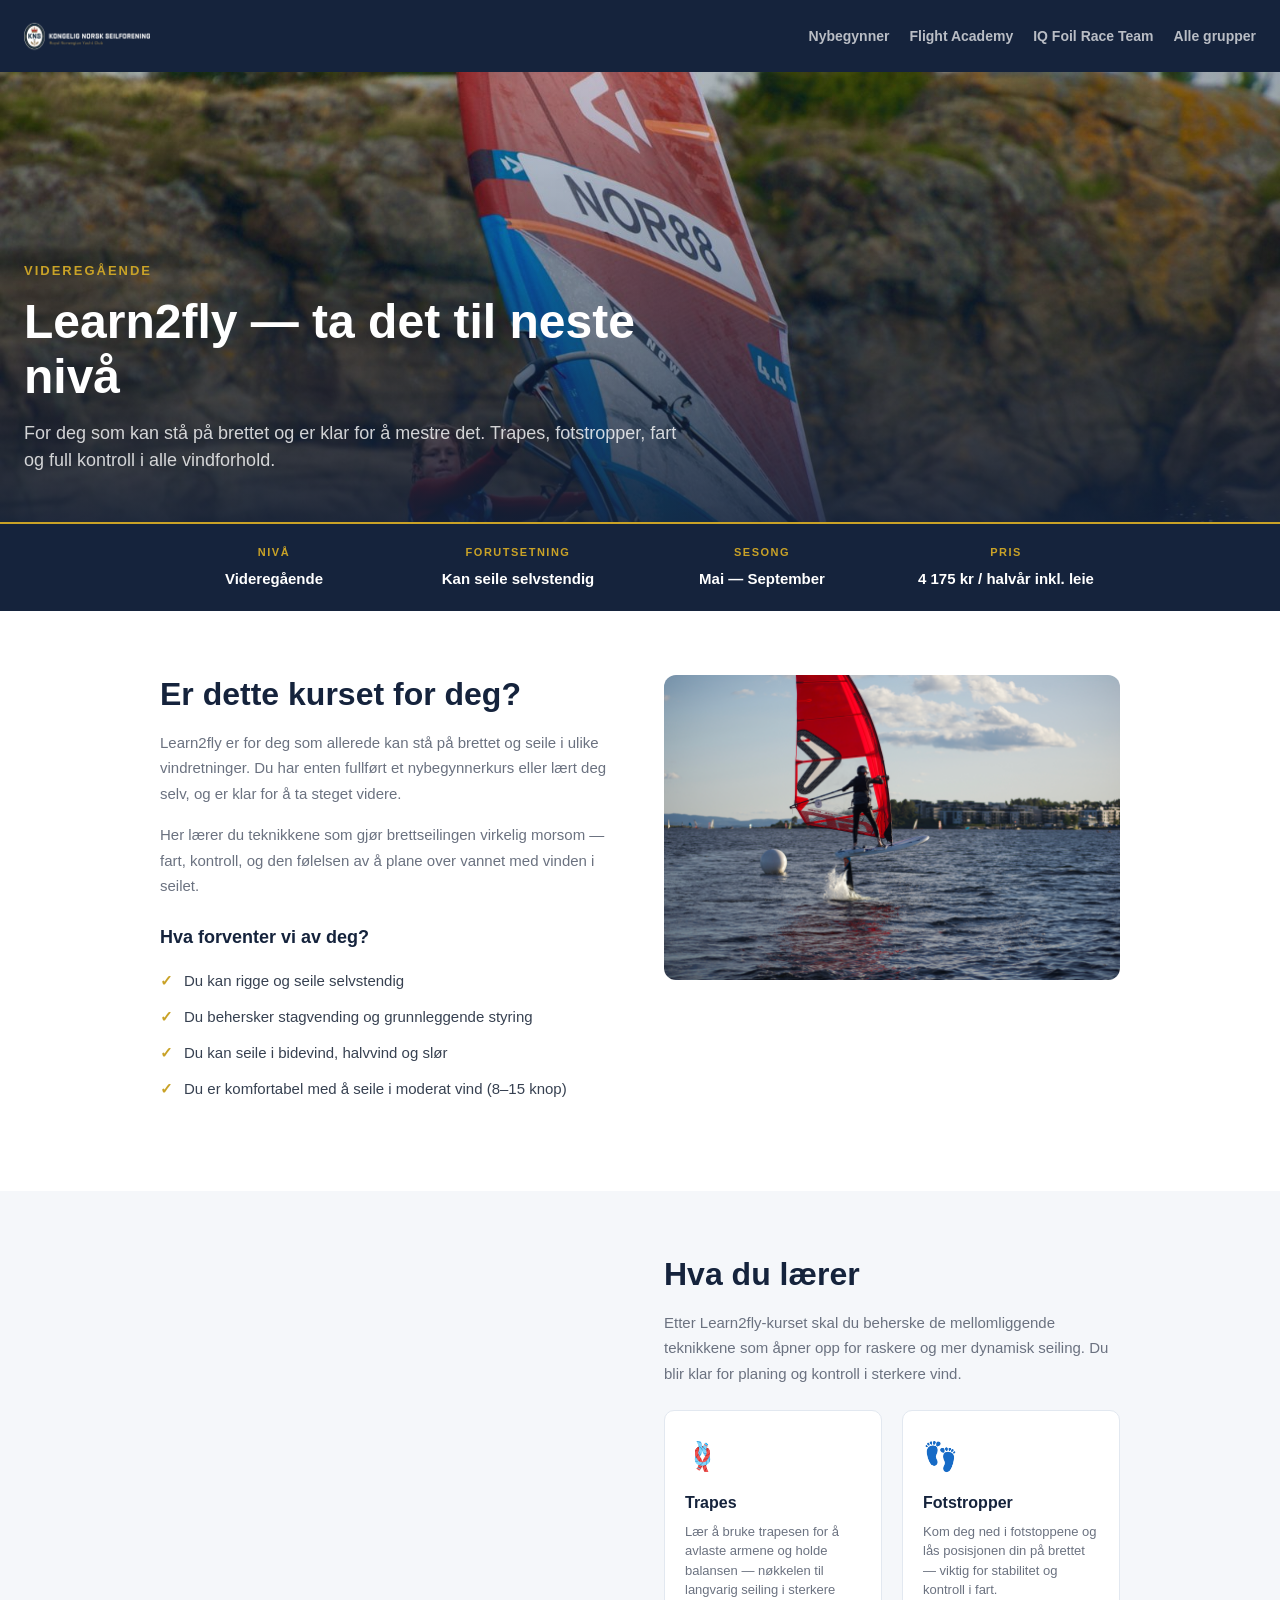
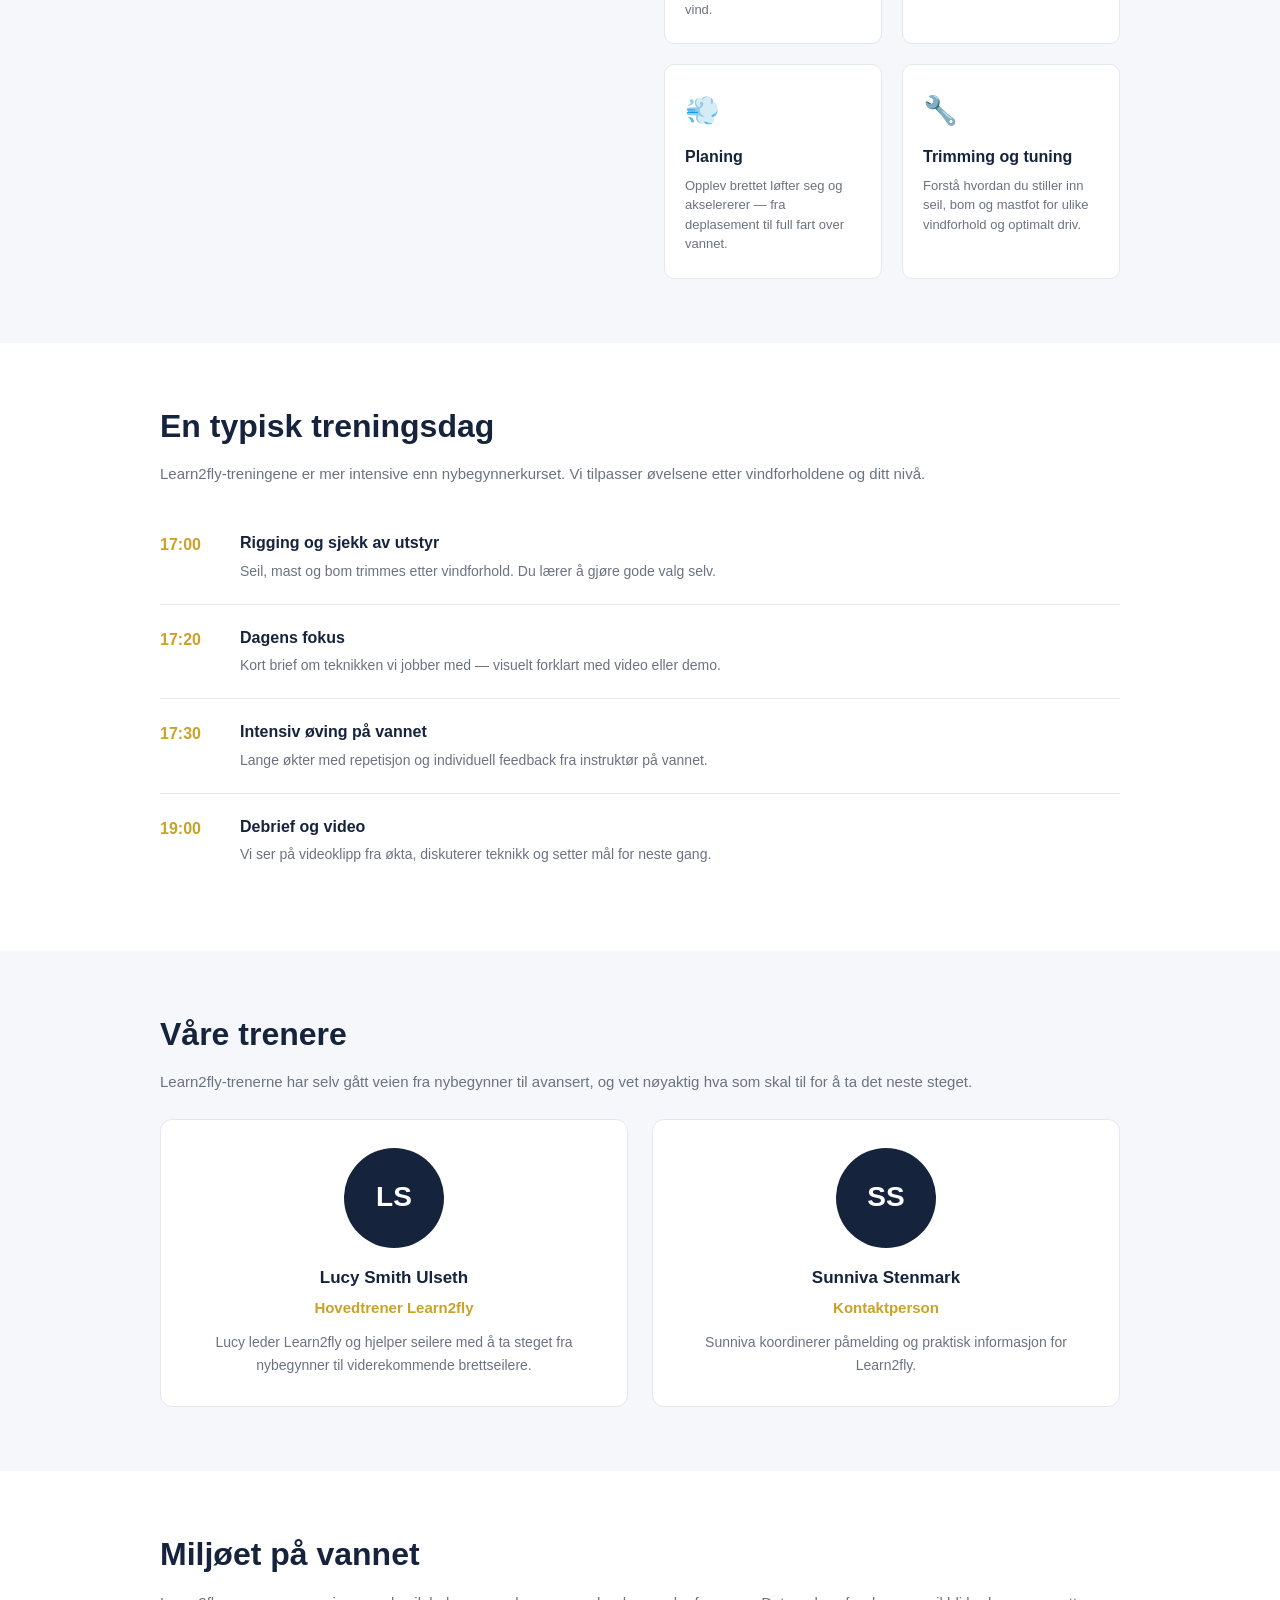
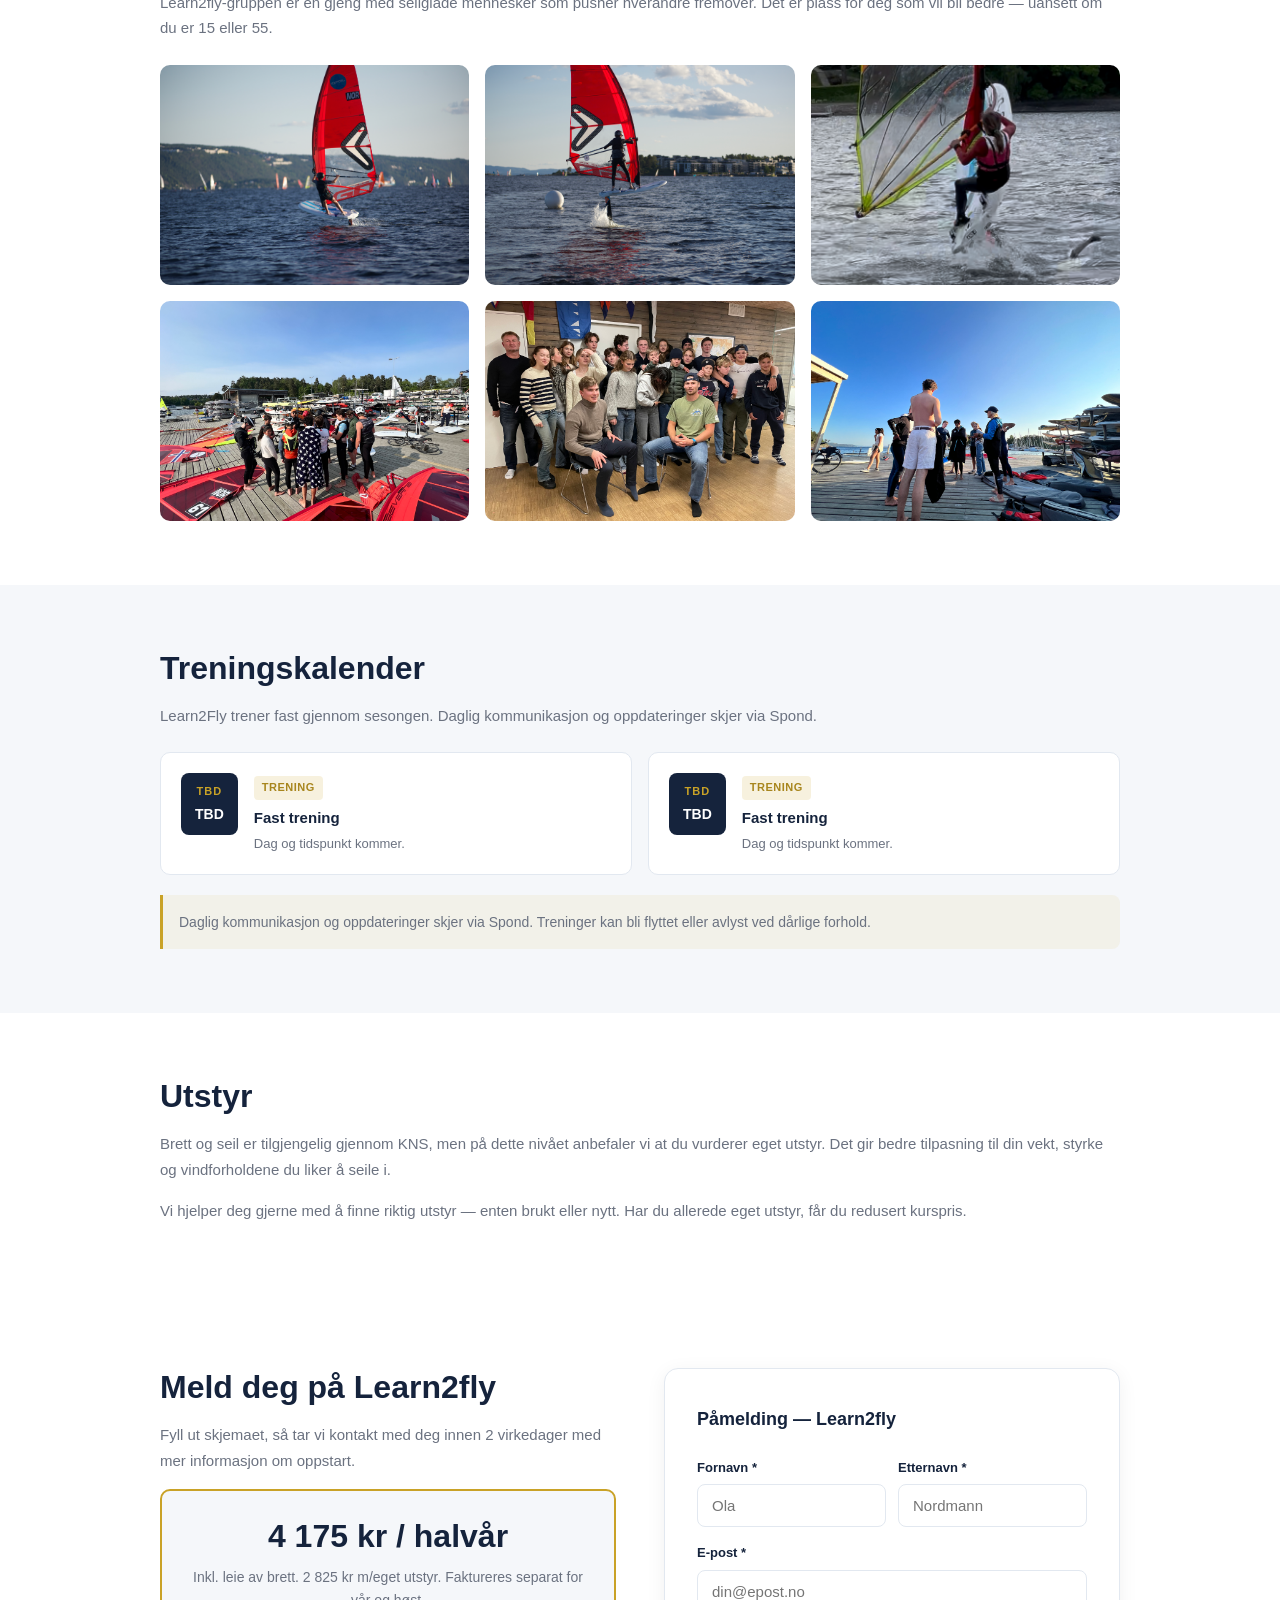
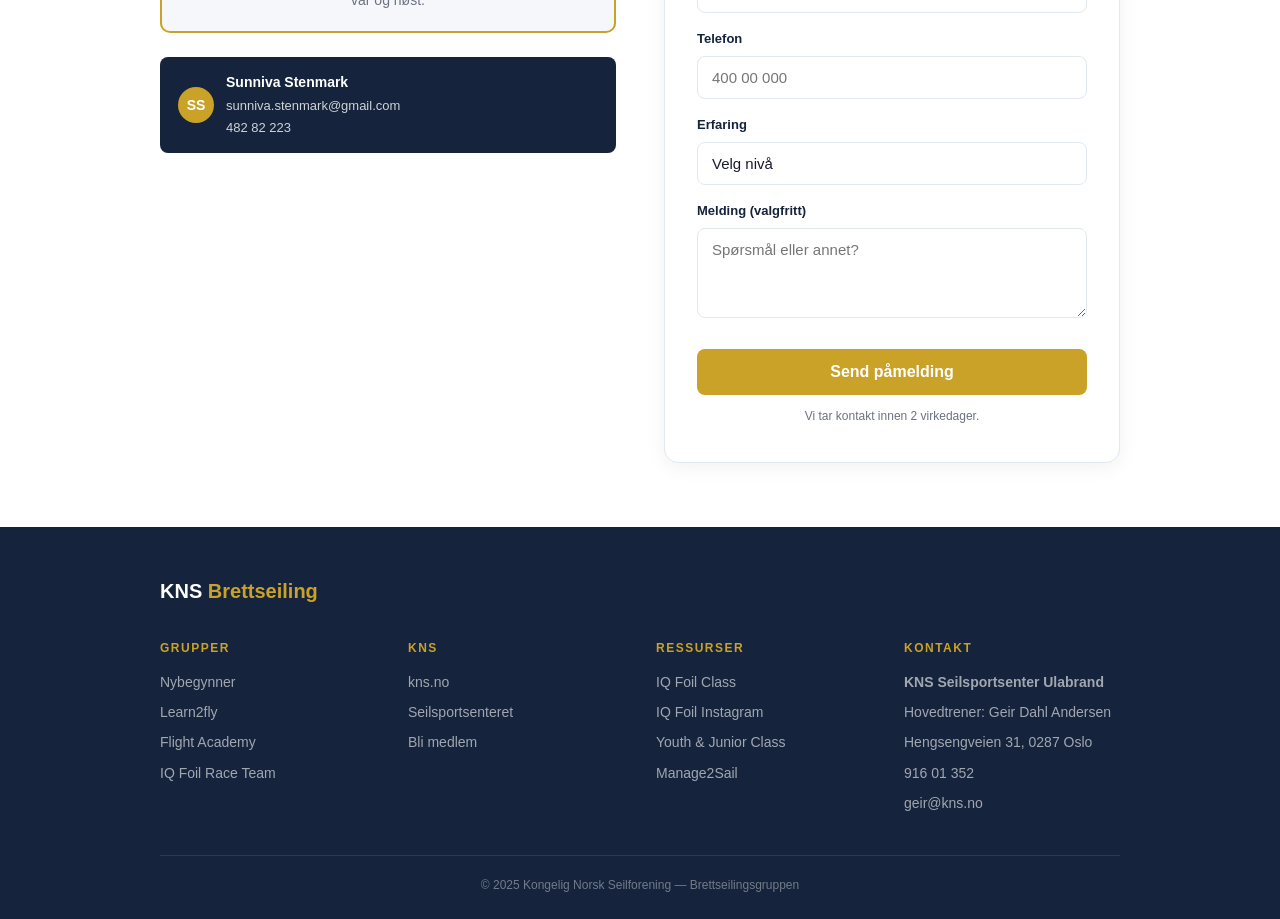
<file: learn2fly.html>
<!DOCTYPE html>
<html lang="no">
<head>
  <meta charset="UTF-8" />
  <meta name="viewport" content="width=device-width, initial-scale=1.0" />
  <title>Learn2fly — Brettseiling på KNS</title>
  <meta name="description" content="Learn2fly — videregående brettseilingskurs hos KNS. Trapes, fotstropper, fart og presis teknikk i alle vindforhold." />
  <meta property="og:title" content="Learn2fly — Brettseiling på KNS" />
  <meta property="og:description" content="Videregående brettseilingskurs. Trapes, fotstropper, fart og presis teknikk i alle vindforhold." />
  <meta property="og:image" content="https://brettseiling-kns.netlify.app/hero-foil.jpg" />
  <meta property="og:url" content="https://brettseiling-kns.netlify.app/learn2fly.html" />
  <meta property="og:type" content="website" />
  <meta name="twitter:card" content="summary_large_image" />
  <link rel="stylesheet" href="style.css" />
</head>
<body>

<nav>
  <a href="index.html" class="logo"><img src="images/kns-logo.png" alt="KNS — Kongelig Norsk Seilforening" class="nav-logo" /></a>
  <div class="nav-links">
    <a href="nybegynner.html">Nybegynner</a>
    <a href="flight-academy.html">Flight Academy</a>
    <a href="iqfoil.html">IQ Foil Race Team</a>
    <a href="index.html#grupper">Alle grupper</a>
  </div>
</nav>

<!-- HERO -->
<section class="page-hero">
  <img src="images/learn2fly.jpg" alt="Brettseilr med NOR 88-seil i norske farvann" class="page-hero-img" />
  <div class="page-hero-overlay"></div>
  <div class="page-hero-content">
    <span class="kicker">Videregående</span>
    <h1>Learn2fly — ta det til neste nivå</h1>
    <p>For deg som kan stå på brettet og er klar for å mestre det. Trapes, fotstropper, fart og full kontroll i alle vindforhold.</p>
  </div>
</section>

<!-- QUICK INFO BAR -->
<div class="quick-info">
  <div class="quick-info-inner">
    <div class="quick-item">
      <strong>Nivå</strong>
      <span>Videregående</span>
    </div>
    <div class="quick-item">
      <strong>Forutsetning</strong>
      <span>Kan seile selvstendig</span>
    </div>
    <div class="quick-item">
      <strong>Sesong</strong>
      <span>Mai — September</span>
    </div>
    <div class="quick-item">
      <strong>Pris</strong>
      <span>4 175 kr / halvår inkl. leie</span>
    </div>
  </div>
</div>

<!-- KRAV & FORVENTNINGER -->
<section class="content-section">
  <div class="content-inner">
    <div class="content-text">
      <h2>Er dette kurset for deg?</h2>
      <p>Learn2fly er for deg som allerede kan stå på brettet og seile i ulike vindretninger. Du har enten fullført et nybegynnerkurs eller lært deg selv, og er klar for å ta steget videre.</p>
      <p>Her lærer du teknikkene som gjør brettseilingen virkelig morsom — fart, kontroll, og den følelsen av å plane over vannet med vinden i seilet.</p>
      <h3>Hva forventer vi av deg?</h3>
      <ul>
        <li>Du kan rigge og seile selvstendig</li>
        <li>Du behersker stagvending og grunnleggende styring</li>
        <li>Du kan seile i bidevind, halvvind og slør</li>
        <li>Du er komfortabel med å seile i moderat vind (8–15 knop)</li>
      </ul>
    </div>
    <div class="content-image">
      <img src="images/learn2fly/DSC_3001.jpeg" alt="Foilseiler løfter seg av vannet" />
    </div>
  </div>
</section>

<!-- LÆRINGSMÅL -->
<section class="content-section alt-bg">
  <div class="content-inner reverse">
    <div class="content-text">
      <h2>Hva du lærer</h2>
      <p>Etter Learn2fly-kurset skal du beherske de mellomliggende teknikkene som åpner opp for raskere og mer dynamisk seiling. Du blir klar for planing og kontroll i sterkere vind.</p>
      <div class="goals-grid">
        <div class="goal-card">
          <div class="goal-icon">🪢</div>
          <h4>Trapes</h4>
          <p>Lær å bruke trapesen for å avlaste armene og holde balansen — nøkkelen til langvarig seiling i sterkere vind.</p>
        </div>
        <div class="goal-card">
          <div class="goal-icon">👣</div>
          <h4>Fotstropper</h4>
          <p>Kom deg ned i fotstoppene og lås posisjonen din på brettet — viktig for stabilitet og kontroll i fart.</p>
        </div>
        <div class="goal-card">
          <div class="goal-icon">💨</div>
          <h4>Planing</h4>
          <p>Opplev brettet løfter seg og akselererer — fra deplasement til full fart over vannet.</p>
        </div>
        <div class="goal-card">
          <div class="goal-icon">🔧</div>
          <h4>Trimming og tuning</h4>
          <p>Forstå hvordan du stiller inn seil, bom og mastfot for ulike vindforhold og optimalt driv.</p>
        </div>
      </div>
    </div>
  </div>
</section>

<!-- TYPISK TRENINGSDAG -->
<section class="content-section">
  <div class="content-inner">
    <div class="content-text full-width">
      <h2>En typisk treningsdag</h2>
      <p>Learn2fly-treningene er mer intensive enn nybegynnerkurset. Vi tilpasser øvelsene etter vindforholdene og ditt nivå.</p>
      <div class="timeline">
        <div class="timeline-item">
          <div class="timeline-time">17:00</div>
          <div class="timeline-desc">
            <strong>Rigging og sjekk av utstyr</strong>
            <p>Seil, mast og bom trimmes etter vindforhold. Du lærer å gjøre gode valg selv.</p>
          </div>
        </div>
        <div class="timeline-item">
          <div class="timeline-time">17:20</div>
          <div class="timeline-desc">
            <strong>Dagens fokus</strong>
            <p>Kort brief om teknikken vi jobber med — visuelt forklart med video eller demo.</p>
          </div>
        </div>
        <div class="timeline-item">
          <div class="timeline-time">17:30</div>
          <div class="timeline-desc">
            <strong>Intensiv øving på vannet</strong>
            <p>Lange økter med repetisjon og individuell feedback fra instruktør på vannet.</p>
          </div>
        </div>
        <div class="timeline-item">
          <div class="timeline-time">19:00</div>
          <div class="timeline-desc">
            <strong>Debrief og video</strong>
            <p>Vi ser på videoklipp fra økta, diskuterer teknikk og setter mål for neste gang.</p>
          </div>
        </div>
      </div>
    </div>
  </div>
</section>

<!-- TRENERE -->
<section class="content-section alt-bg">
  <div class="content-inner">
    <div class="content-text full-width">
      <h2>Våre trenere</h2>
      <p>Learn2fly-trenerne har selv gått veien fra nybegynner til avansert, og vet nøyaktig hva som skal til for å ta det neste steget.</p>
      <div class="trainers-grid">
        <div class="trainer-card">
          <div class="trainer-photo placeholder-photo">LS</div>
          <h4>Lucy Smith Ulseth</h4>
          <p class="trainer-role">Hovedtrener Learn2fly</p>
          <p>Lucy leder Learn2fly og hjelper seilere med å ta steget fra nybegynner til viderekommende brettseilere.</p>
        </div>
        <div class="trainer-card">
          <div class="trainer-photo placeholder-photo">SS</div>
          <h4>Sunniva Stenmark</h4>
          <p class="trainer-role">Kontaktperson</p>
          <p>Sunniva koordinerer påmelding og praktisk informasjon for Learn2fly.</p>
        </div>
      </div>
    </div>
  </div>
</section>

<!-- MILJØ / GALLERI -->
<section class="content-section">
  <div class="content-inner">
    <div class="content-text full-width">
      <h2>Miljøet på vannet</h2>
      <p>Learn2fly-gruppen er en gjeng med seilglade mennesker som pusher hverandre fremover. Det er plass for deg som vil bli bedre — uansett om du er 15 eller 55.</p>
      <div class="gallery-grid">
        <img src="images/learn2fly/DSC_3025.jpeg" alt="Foilseiler med NOR-seil" class="gallery-img" />
        <img src="images/learn2fly/DSC_3001.jpeg" alt="Foilseiler i fart" class="gallery-img" />
        <img src="images/learn2fly/IMG_2680.PNG" alt="Learn2fly trening" class="gallery-img" />
      </div>
      <div class="gallery-grid" style="margin-top: 16px;">
        <img src="images/miljo/IMG_5087.jpeg" alt="Briefing på brygga" class="gallery-img" />
        <img src="images/miljo/IMG_1795.jpeg" alt="Gruppebilde av gjengen" class="gallery-img" />
        <img src="images/miljo/IMG_5297.jpeg" alt="Sosialt på brygga i sola" class="gallery-img" />
      </div>
    </div>
  </div>
</section>

<!-- KALENDER -->
<section class="content-section alt-bg">
  <div class="content-inner">
    <div class="content-text full-width">
      <h2>Treningskalender</h2>
      <p>Learn2Fly trener fast gjennom sesongen. Daglig kommunikasjon og oppdateringer skjer via Spond.</p>
      <div class="schedule-grid">
        <div class="schedule-card">
          <div class="schedule-date">
            <span class="day-name">TBD</span>
            <span class="time">TBD</span>
          </div>
          <div class="schedule-info">
            <span class="schedule-tag trening">Trening</span>
            <h4>Fast trening</h4>
            <p>Dag og tidspunkt kommer.</p>
          </div>
        </div>
        <div class="schedule-card">
          <div class="schedule-date">
            <span class="day-name">TBD</span>
            <span class="time">TBD</span>
          </div>
          <div class="schedule-info">
            <span class="schedule-tag trening">Trening</span>
            <h4>Fast trening</h4>
            <p>Dag og tidspunkt kommer.</p>
          </div>
        </div>
      </div>
      <div class="schedule-note">Daglig kommunikasjon og oppdateringer skjer via Spond. Treninger kan bli flyttet eller avlyst ved d&aring;rlige forhold.</div>
    </div>
  </div>
</section>

<!-- UTSTYR -->
<section class="content-section">
  <div class="content-inner">
    <div class="content-text full-width">
      <h2>Utstyr</h2>
      <p>Brett og seil er tilgjengelig gjennom KNS, men på dette nivået anbefaler vi at du vurderer eget utstyr. Det gir bedre tilpasning til din vekt, styrke og vindforholdene du liker å seile i.</p>
      <p>Vi hjelper deg gjerne med å finne riktig utstyr — enten brukt eller nytt. Har du allerede eget utstyr, får du redusert kurspris.</p>
    </div>
  </div>
</section>

<!-- PÅMELDING -->
<section class="content-section" id="pamelding">
  <div class="content-inner">
    <div class="content-text">
      <h2>Meld deg på Learn2fly</h2>
      <p>Fyll ut skjemaet, så tar vi kontakt med deg innen 2 virkedager med mer informasjon om oppstart.</p>
      <div class="price-box">
        <div class="price-main">4 175 kr / halvår</div>
        <div class="price-note">Inkl. leie av brett. 2 825 kr m/eget utstyr. Faktureres separat for vår og høst.</div>
      </div>
      <div class="contact-chip">
        <div class="avatar">SS</div>
        <div>
          <div class="name">Sunniva Stenmark</div>
          <a href="mailto:sunniva.stenmark@gmail.com">sunniva.stenmark@gmail.com</a><br>
          <a href="tel:+4748282223">482 82 223</a>
        </div>
      </div>
    </div>
    <div class="reg-form" id="form-learn2fly">
      <h3>Påmelding — Learn2fly</h3>
      <form name="learn2fly" method="POST" action="/learn2fly.html?success=1#pamelding" data-netlify="true" netlify-honeypot="bot-field">
        <input type="hidden" name="form-name" value="learn2fly" />
        <p style="display:none"><input name="bot-field" /></p>
        <div class="form-row">
          <div class="form-group">
            <label for="l2f-fornavn">Fornavn *</label>
            <input type="text" id="l2f-fornavn" name="fornavn" required placeholder="Ola" />
          </div>
          <div class="form-group">
            <label for="l2f-etternavn">Etternavn *</label>
            <input type="text" id="l2f-etternavn" name="etternavn" required placeholder="Nordmann" />
          </div>
        </div>
        <div class="form-group">
          <label for="l2f-epost">E-post *</label>
          <input type="email" id="l2f-epost" name="epost" required placeholder="din@epost.no" />
        </div>
        <div class="form-group">
          <label for="l2f-telefon">Telefon</label>
          <input type="tel" id="l2f-telefon" name="telefon" placeholder="400 00 000" />
        </div>
        <div class="form-group">
          <label for="l2f-erfaring">Erfaring</label>
          <select id="l2f-erfaring" name="erfaring">
            <option value="">Velg nivå</option>
            <option>Fullført nybegynnerkurs</option>
            <option>Noe erfaring, selvlært</option>
            <option>Seilt noen sesonger</option>
          </select>
        </div>
        <div class="form-group">
          <label for="l2f-melding">Melding (valgfritt)</label>
          <textarea id="l2f-melding" name="melding" placeholder="Spørsmål eller annet?"></textarea>
        </div>
        <button type="submit" class="btn-submit">Send påmelding</button>
        <p class="form-note">Vi tar kontakt innen 2 virkedager.</p>
      </form>
      <div class="form-success" id="success-learn2fly">
        <div class="checkmark">✅</div>
        <h3>Takk for påmeldingen!</h3>
        <p>Sunniva tar kontakt med deg snart.</p>
      </div>
    </div>
  </div>
</section>

<footer>
  <div class="footer-inner">
    <div class="footer-brand">KNS <span>Brettseiling</span></div>
    <div class="footer-links">
      <div class="footer-col">
        <h4>Grupper</h4>
        <a href="nybegynner.html">Nybegynner</a>
        <a href="learn2fly.html">Learn2fly</a>
        <a href="flight-academy.html">Flight Academy</a>
        <a href="iqfoil.html">IQ Foil Race Team</a>
      </div>
      <div class="footer-col">
        <h4>KNS</h4>
        <a href="https://www.kns.no" target="_blank">kns.no</a>
        <a href="https://www.kns.no/seilsport" target="_blank">Seilsportsenteret</a>
        <a href="https://www.kns.no/medlemskap" target="_blank">Bli medlem</a>
      </div>
      <div class="footer-col">
        <h4>Ressurser</h4>
        <a href="https://www.iqfoilclassofficial.org/" target="_blank">IQ Foil Class</a>
        <a href="https://www.instagram.com/iqfoilclass/" target="_blank">IQ Foil Instagram</a>
        <a href="https://www.iqfoilyouthjuniorclass.org/" target="_blank">Youth & Junior Class</a>
        <a href="https://manage2sail.com/no" target="_blank">Manage2Sail</a>
      </div>
      <div class="footer-col">
        <h4>Kontakt</h4>
        <p><strong>KNS Seilsportsenter Ulabrand</strong></p>
        <p>Hovedtrener: Geir Dahl Andersen</p>
        <p>Hengsengveien 31, 0287 Oslo</p>
        <a href="tel:91601352">916 01 352</a>
        <a href="mailto:geir@kns.no">geir@kns.no</a>
      </div>
    </div>
    <div class="footer-bottom">
      <p>&copy; 2025 Kongelig Norsk Seilforening — Brettseilingsgruppen</p>
    </div>
  </div>
</footer>

<script>
  const params = new URLSearchParams(window.location.search);
  if (params.has('success')) {
    const formWrap = document.getElementById('form-learn2fly');
    const successEl = document.getElementById('success-learn2fly');
    if (formWrap) formWrap.querySelector('form').style.display = 'none';
    if (successEl) successEl.style.display = 'block';
  }
  document.querySelectorAll('[data-netlify="true"]').forEach(form => {
    form.addEventListener('submit', function() {
      form.setAttribute('action', '/learn2fly.html?success=1#pamelding');
    });
  });
</script>

</body>
</html>
</file>
<file: style.css>
*, *::before, *::after { box-sizing: border-box; margin: 0; padding: 0; }

:root {
  --navy: #15233c;
  --green: #c9a227;
  --green-dark: #a8861e;
  --white: #ffffff;
  --light: #f5f7fa;
  --gray: #6b7280;
  --border: #e2e8f0;
}

html { scroll-behavior: smooth; }

body {
  font-family: -apple-system, BlinkMacSystemFont, 'Segoe UI', Roboto, sans-serif;
  color: #1a1a2e;
  background: var(--white);
  line-height: 1.6;
}

/* NAV */
nav {
  background: var(--navy);
  padding: 16px 24px;
  display: flex;
  align-items: center;
  justify-content: space-between;
}
nav .logo {
  text-decoration: none;
  display: flex;
  align-items: center;
}
nav .nav-logo {
  height: 40px;
  width: auto;
}
nav .nav-links { display: flex; gap: 20px; }
nav .nav-links a {
  color: rgba(255,255,255,0.7);
  text-decoration: none;
  font-size: 14px;
  font-weight: 600;
  transition: color 0.2s;
}
nav .nav-links a:hover { color: white; }

/* PAGE HERO */
.page-hero {
  position: relative;
  height: 50vh;
  min-height: 340px;
  max-height: 500px;
  overflow: hidden;
  display: flex;
  align-items: flex-end;
}
.page-hero-img {
  position: absolute;
  inset: 0;
  width: 100%;
  height: 100%;
  object-fit: cover;
  z-index: 0;
}
.page-hero-overlay {
  position: absolute;
  inset: 0;
  background: linear-gradient(to top, rgba(21,35,60,0.85) 0%, rgba(21,35,60,0.3) 60%, rgba(21,35,60,0.1) 100%);
  z-index: 1;
}
.page-hero-content {
  position: relative;
  z-index: 2;
  padding: 40px 24px 48px;
  max-width: 720px;
}
.page-hero-content .kicker {
  font-size: 13px;
  font-weight: 600;
  letter-spacing: 2px;
  text-transform: uppercase;
  color: var(--green);
  margin-bottom: 12px;
  display: block;
}
.page-hero-content h1 {
  font-size: clamp(28px, 5vw, 48px);
  font-weight: 800;
  color: white;
  line-height: 1.15;
  margin-bottom: 16px;
}
.page-hero-content p {
  font-size: clamp(15px, 2vw, 18px);
  color: rgba(255,255,255,0.8);
  line-height: 1.5;
}

/* QUICK INFO BAR */
.quick-info {
  background: var(--navy);
  padding: 20px 24px;
  border-top: 2px solid var(--green);
}
.quick-info-inner {
  max-width: 960px;
  margin: 0 auto;
  display: flex;
  justify-content: space-between;
  flex-wrap: wrap;
  gap: 16px;
}
.quick-item {
  text-align: center;
  flex: 1;
  min-width: 120px;
}
.quick-item strong {
  display: block;
  font-size: 11px;
  font-weight: 700;
  letter-spacing: 1.5px;
  text-transform: uppercase;
  color: var(--green);
  margin-bottom: 4px;
}
.quick-item span {
  font-size: 15px;
  color: white;
  font-weight: 600;
}

/* CONTENT SECTIONS */
.content-section {
  padding: 64px 24px;
}
.content-section.alt-bg {
  background: var(--light);
}
.content-inner {
  max-width: 960px;
  margin: 0 auto;
  display: grid;
  grid-template-columns: 1fr 1fr;
  gap: 48px;
  align-items: start;
}
.content-inner.reverse {
  direction: rtl;
}
.content-inner.reverse > * {
  direction: ltr;
}
.content-inner .full-width {
  grid-column: 1 / -1;
}
.content-text h2 {
  font-size: clamp(22px, 3.5vw, 32px);
  font-weight: 800;
  color: var(--navy);
  margin-bottom: 16px;
  line-height: 1.2;
}
.content-text h3 {
  font-size: 18px;
  font-weight: 700;
  color: var(--navy);
  margin-top: 24px;
  margin-bottom: 12px;
}
.content-text p {
  color: var(--gray);
  font-size: 15px;
  margin-bottom: 16px;
  line-height: 1.7;
}
.content-text ul {
  list-style: none;
  margin-bottom: 20px;
}
.content-text ul li {
  font-size: 15px;
  color: #374151;
  padding: 6px 0;
  padding-left: 24px;
  position: relative;
}
.content-text ul li::before {
  content: '✓';
  position: absolute;
  left: 0;
  color: var(--green);
  font-weight: 700;
}
.content-image img {
  width: 100%;
  border-radius: 12px;
  object-fit: cover;
  max-height: 400px;
}

/* GOALS GRID */
.goals-grid {
  display: grid;
  grid-template-columns: 1fr 1fr;
  gap: 20px;
  margin-top: 24px;
}
.goal-card {
  background: white;
  border: 1px solid var(--border);
  border-radius: 10px;
  padding: 24px 20px;
}
.content-section.alt-bg .goal-card {
  background: white;
}
.goal-icon {
  font-size: 28px;
  margin-bottom: 10px;
}
.goal-card h4 {
  font-size: 16px;
  font-weight: 700;
  color: var(--navy);
  margin-bottom: 6px;
}
.goal-card p {
  font-size: 13px;
  color: var(--gray);
  margin-bottom: 0;
  line-height: 1.5;
}

/* TIMELINE */
.timeline {
  margin-top: 24px;
}
.timeline-item {
  display: flex;
  gap: 20px;
  padding: 20px 0;
  border-bottom: 1px solid var(--border);
}
.timeline-item:last-child { border-bottom: none; }
.timeline-time {
  font-size: 16px;
  font-weight: 800;
  color: var(--green);
  min-width: 60px;
  padding-top: 2px;
}
.timeline-desc strong {
  font-size: 16px;
  color: var(--navy);
  display: block;
  margin-bottom: 4px;
}
.timeline-desc p {
  font-size: 14px;
  color: var(--gray);
  margin-bottom: 0;
}

/* TRAINERS */
.trainers-grid {
  display: grid;
  grid-template-columns: repeat(auto-fit, minmax(220px, 1fr));
  gap: 24px;
  margin-top: 24px;
}
.trainer-card {
  background: white;
  border: 1px solid var(--border);
  border-radius: 12px;
  padding: 28px 20px;
  text-align: center;
}
.content-section.alt-bg .trainer-card {
  background: white;
}
.trainer-photo {
  width: 100px;
  height: 100px;
  border-radius: 50%;
  object-fit: cover;
  margin: 0 auto 16px;
}
.placeholder-photo {
  background: var(--navy);
  color: white;
  display: flex;
  align-items: center;
  justify-content: center;
  font-weight: 800;
  font-size: 28px;
}
.trainer-card h4 {
  font-size: 17px;
  font-weight: 700;
  color: var(--navy);
  margin-bottom: 4px;
}
.trainer-role {
  font-size: 13px;
  color: var(--green) !important;
  font-weight: 600;
  margin-bottom: 10px !important;
}
.trainer-card > p:last-child {
  font-size: 14px;
  color: var(--gray);
  margin-bottom: 0;
}

/* GALLERY */
.gallery-grid {
  display: grid;
  grid-template-columns: repeat(3, 1fr);
  gap: 16px;
  margin-top: 24px;
}
.gallery-img {
  width: 100%;
  height: 220px;
  object-fit: cover;
  border-radius: 10px;
}

/* PRICE BOX */
.price-box {
  background: var(--light);
  border: 2px solid var(--green);
  border-radius: 10px;
  padding: 20px;
  margin-bottom: 24px;
  text-align: center;
}
.price-main {
  font-size: 32px;
  font-weight: 800;
  color: var(--navy);
}
.price-note {
  font-size: 14px;
  color: var(--gray);
  margin-top: 4px;
}

/* CONTACT CHIP */
.contact-chip {
  display: flex;
  align-items: center;
  gap: 12px;
  background: var(--navy);
  color: white;
  border-radius: 8px;
  padding: 14px 18px;
  font-size: 14px;
}
.contact-chip .avatar {
  width: 36px;
  height: 36px;
  border-radius: 50%;
  background: var(--green);
  display: flex;
  align-items: center;
  justify-content: center;
  font-weight: 700;
  font-size: 14px;
  flex-shrink: 0;
  color: white;
}
.contact-chip .name { font-weight: 700; }
.contact-chip a { color: rgba(255,255,255,0.8); text-decoration: none; font-size: 13px; }
.contact-chip a:hover { color: white; }

/* FORMS */
.reg-form {
  background: white;
  border: 1px solid var(--border);
  border-radius: 14px;
  padding: 36px 32px;
  box-shadow: 0 4px 20px rgba(0,0,0,0.06);
}
.reg-form h3 {
  font-size: 18px;
  font-weight: 700;
  color: var(--navy);
  margin-bottom: 24px;
}
.form-group { margin-bottom: 16px; }
.form-group label {
  display: block;
  font-size: 13px;
  font-weight: 600;
  color: var(--navy);
  margin-bottom: 6px;
}
.form-group input,
.form-group textarea,
.form-group select {
  width: 100%;
  padding: 12px 14px;
  border: 1.5px solid var(--border);
  border-radius: 8px;
  font-size: 15px;
  font-family: inherit;
  color: #1a1a2e;
  background: white;
  transition: border-color 0.2s;
  appearance: none;
}
.form-group input:focus,
.form-group textarea:focus,
.form-group select:focus {
  outline: none;
  border-color: var(--green);
}
.form-group textarea { resize: vertical; min-height: 90px; }
.form-row { display: grid; grid-template-columns: 1fr 1fr; gap: 12px; }

.btn-submit {
  width: 100%;
  background: var(--green);
  color: white;
  font-weight: 700;
  font-size: 16px;
  padding: 14px;
  border: none;
  border-radius: 8px;
  cursor: pointer;
  margin-top: 8px;
  transition: background 0.2s;
}
.btn-submit:hover { background: var(--green-dark); }
.form-note {
  text-align: center;
  font-size: 12px;
  color: var(--gray);
  margin-top: 12px;
}

/* SUCCESS STATE */
.form-success {
  display: none;
  text-align: center;
  padding: 40px 20px;
}
.form-success .checkmark { font-size: 48px; margin-bottom: 16px; }
.form-success h3 { font-size: 20px; color: var(--navy); margin-bottom: 8px; }
.form-success p { color: var(--gray); font-size: 14px; }

/* FOOTER */
footer {
  background: var(--navy);
  color: rgba(255,255,255,0.6);
  padding: 48px 24px 24px;
  font-size: 13px;
}
footer a { color: rgba(255,255,255,0.6); text-decoration: none; }
footer a:hover { color: white; }
.footer-inner {
  max-width: 960px;
  margin: 0 auto;
}
footer .footer-brand {
  font-size: 20px;
  font-weight: 700;
  color: white;
  margin-bottom: 32px;
}
footer .footer-brand span { color: var(--green); }
.footer-links {
  display: grid;
  grid-template-columns: repeat(4, 1fr);
  gap: 32px;
  margin-bottom: 32px;
}
.footer-col h4 {
  font-size: 12px;
  font-weight: 700;
  letter-spacing: 1.5px;
  text-transform: uppercase;
  color: var(--green);
  margin-bottom: 12px;
}
.footer-col a, .footer-col p {
  display: block;
  font-size: 14px;
  color: rgba(255,255,255,0.6);
  margin-bottom: 8px;
  text-decoration: none;
}
.footer-col a:hover { color: white; }
.footer-bottom {
  border-top: 1px solid rgba(255,255,255,0.1);
  padding-top: 20px;
  text-align: center;
}
.footer-bottom p {
  font-size: 12px;
  color: rgba(255,255,255,0.4);
}

/* SCHEDULE / CALENDAR */
.schedule-grid {
  display: grid;
  grid-template-columns: 1fr 1fr;
  gap: 16px;
  margin-top: 24px;
}
.schedule-card {
  background: white;
  border: 1px solid var(--border);
  border-radius: 10px;
  padding: 20px;
  display: flex;
  gap: 16px;
  align-items: flex-start;
}
.content-section.alt-bg .schedule-card {
  background: white;
}
.schedule-date {
  background: var(--navy);
  color: white;
  border-radius: 8px;
  padding: 10px 14px;
  text-align: center;
  min-width: 56px;
  flex-shrink: 0;
}
.schedule-date .day-name {
  font-size: 11px;
  font-weight: 700;
  letter-spacing: 1px;
  text-transform: uppercase;
  color: var(--green);
  display: block;
}
.schedule-date .time {
  font-size: 14px;
  font-weight: 700;
  display: block;
  margin-top: 2px;
}
.schedule-info h4 {
  font-size: 15px;
  font-weight: 700;
  color: var(--navy);
  margin-bottom: 4px;
}
.schedule-info p {
  font-size: 13px;
  color: var(--gray);
  margin-bottom: 0;
  line-height: 1.5;
}
.schedule-tag {
  display: inline-block;
  font-size: 11px;
  font-weight: 700;
  letter-spacing: 0.5px;
  text-transform: uppercase;
  padding: 3px 8px;
  border-radius: 4px;
  margin-bottom: 6px;
}
.schedule-tag.trening {
  background: rgba(201,162,39,0.15);
  color: var(--green-dark);
}
.schedule-tag.regatta {
  background: rgba(21,35,60,0.1);
  color: var(--navy);
}
.schedule-note {
  margin-top: 20px;
  padding: 16px;
  background: rgba(201,162,39,0.08);
  border-left: 3px solid var(--green);
  border-radius: 0 8px 8px 0;
  font-size: 14px;
  color: var(--gray);
}
.partner-logos {
  display: flex;
  align-items: center;
  gap: 24px;
  margin-top: 20px;
  flex-wrap: wrap;
}
.partner-logos img {
  height: 40px;
  width: auto;
  opacity: 0.7;
  transition: opacity 0.2s;
}
.partner-logos img[alt*="KNS"] {
  height: 60px;
}
.partner-logos img:hover {
  opacity: 1;
}

/* RESPONSIVE */
@media (max-width: 720px) {
  .content-inner { grid-template-columns: 1fr; gap: 32px; }
  .content-inner.reverse { direction: ltr; }
  .goals-grid { grid-template-columns: 1fr; }
  .gallery-grid { grid-template-columns: 1fr 1fr; }
  .schedule-grid { grid-template-columns: 1fr; }
  .quick-info-inner { flex-direction: column; align-items: center; }
  .page-hero { height: 40vh; min-height: 280px; }
  .footer-links { grid-template-columns: 1fr 1fr; }
}
@media (max-width: 480px) {
  .form-row { grid-template-columns: 1fr; }
  .reg-form { padding: 24px 20px; }
  .gallery-grid { grid-template-columns: 1fr; }
  .footer-links { grid-template-columns: 1fr; }
}
</file>
